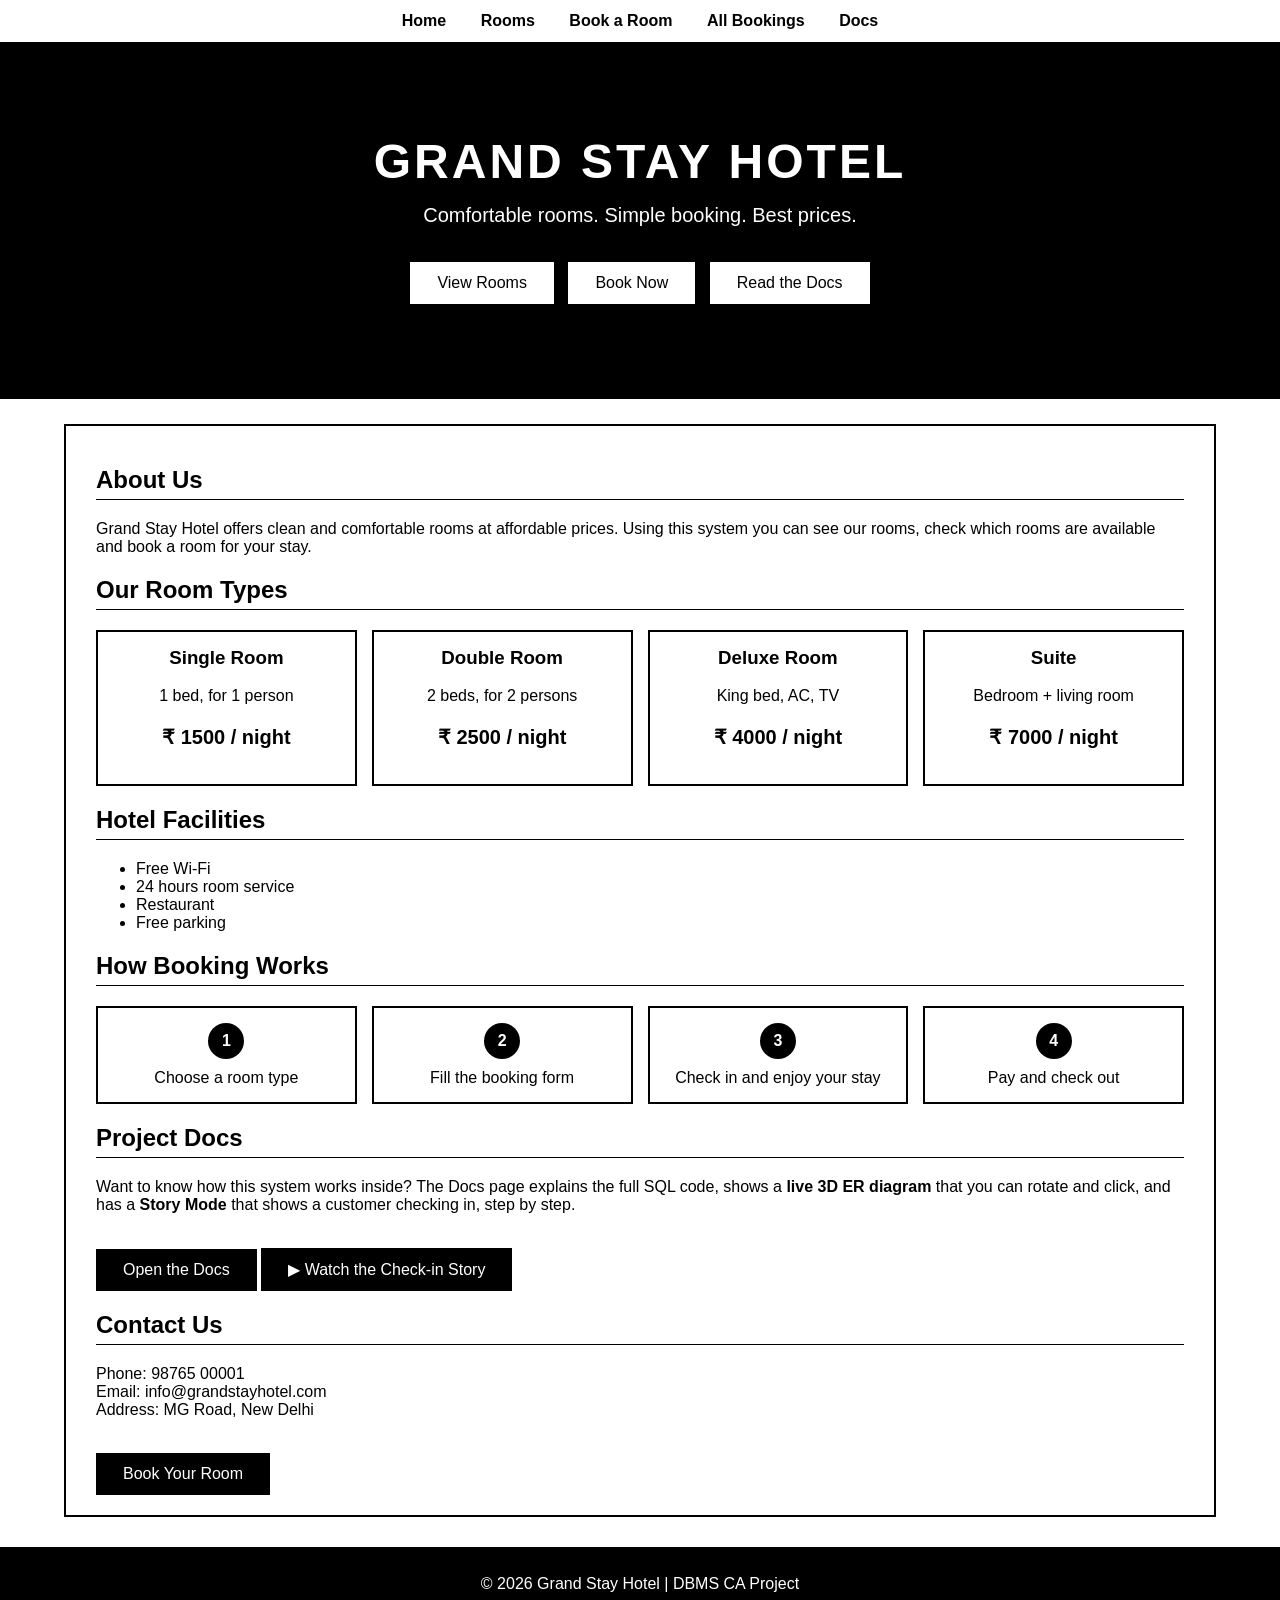
<file: html/index.html>
<!DOCTYPE html>
<html lang="en">
<head>
    <meta charset="UTF-8">
    <meta name="viewport" content="width=device-width, initial-scale=1.0">
    <meta name="description" content="Grand Stay Hotel - a hotel reservation system made with MySQL and basic HTML and CSS for a DBMS CA project.">
    <title>Grand Stay Hotel - Home</title>
    <link rel="icon" href="favicon.svg" type="image/svg+xml">
    <link rel="stylesheet" href="style.css">
</head>
<body>

    <nav>
        <a href="index.html">Home</a>
        <a href="rooms.html">Rooms</a>
        <a href="booking.html">Book a Room</a>
        <a href="bookings.html">All Bookings</a>
        <a href="docs.html">Docs</a>
    </nav>

    <!-- Landing / hero section -->
    <div class="hero">
        <h1>GRAND STAY HOTEL</h1>
        <p>Comfortable rooms. Simple booking. Best prices.</p>
        <a href="rooms.html" class="btn btn-link">View Rooms</a>
        <a href="booking.html" class="btn btn-link">Book Now</a>
        <a href="docs.html" class="btn btn-link">Read the Docs</a>
    </div>

    <div class="container">
        <h2>About Us</h2>
        <p>
            Grand Stay Hotel offers clean and comfortable rooms at affordable prices.
            Using this system you can see our rooms, check which rooms are available
            and book a room for your stay.
        </p>

        <h2>Our Room Types</h2>
        <div class="cards">
            <div class="card">
                <h3>Single Room</h3>
                <p>1 bed, for 1 person</p>
                <p class="price">&#8377; 1500 / night</p>
            </div>
            <div class="card">
                <h3>Double Room</h3>
                <p>2 beds, for 2 persons</p>
                <p class="price">&#8377; 2500 / night</p>
            </div>
            <div class="card">
                <h3>Deluxe Room</h3>
                <p>King bed, AC, TV</p>
                <p class="price">&#8377; 4000 / night</p>
            </div>
            <div class="card">
                <h3>Suite</h3>
                <p>Bedroom + living room</p>
                <p class="price">&#8377; 7000 / night</p>
            </div>
        </div>

        <h2>Hotel Facilities</h2>
        <ul>
            <li>Free Wi-Fi</li>
            <li>24 hours room service</li>
            <li>Restaurant</li>
            <li>Free parking</li>
        </ul>

        <h2>How Booking Works</h2>
        <div class="steps">
            <div class="step"><b>1</b>Choose a room type</div>
            <div class="step"><b>2</b>Fill the booking form</div>
            <div class="step"><b>3</b>Check in and enjoy your stay</div>
            <div class="step"><b>4</b>Pay and check out</div>
        </div>

        <h2>Project Docs</h2>
        <p>
            Want to know how this system works inside? The Docs page explains the full SQL code,
            shows a <b>live 3D ER diagram</b> that you can rotate and click, and has a
            <b>Story Mode</b> that shows a customer checking in, step by step.
        </p>
        <a href="docs.html" class="btn btn-link">Open the Docs</a>
        <a href="docs.html#story" class="btn btn-link">&#9654; Watch the Check-in Story</a>

        <h2>Contact Us</h2>
        <p>
            Phone: 98765 00001<br>
            Email: info@grandstayhotel.com<br>
            Address: MG Road, New Delhi
        </p>

        <a href="booking.html" class="btn btn-link">Book Your Room</a>
    </div>

    <footer>
        <p>&copy; 2026 Grand Stay Hotel | DBMS CA Project</p>
    </footer>

</body>
</html>
</file>
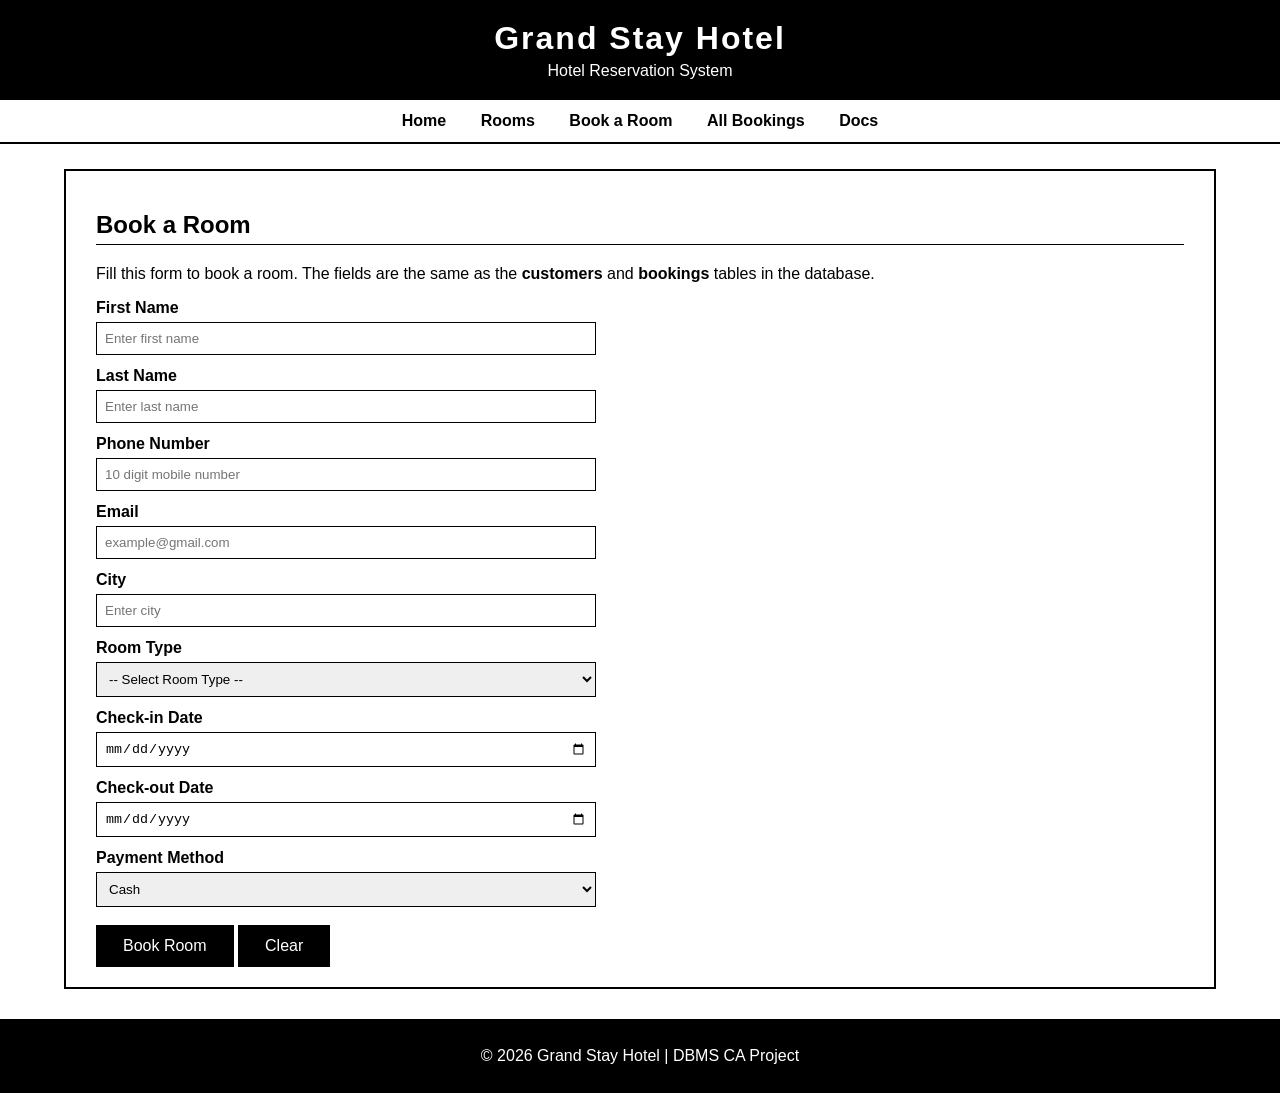
<file: html/booking.html>
<!DOCTYPE html>
<html lang="en">
<head>
    <meta charset="UTF-8">
    <meta name="viewport" content="width=device-width, initial-scale=1.0">
    <title>Hotel Reservation System - Book a Room</title>
    <link rel="icon" href="favicon.svg" type="image/svg+xml">
    <link rel="stylesheet" href="style.css">
</head>
<body>

    <header>
        <h1>Grand Stay Hotel</h1>
        <p>Hotel Reservation System</p>
    </header>

    <nav>
        <a href="index.html">Home</a>
        <a href="rooms.html">Rooms</a>
        <a href="booking.html">Book a Room</a>
        <a href="bookings.html">All Bookings</a>
        <a href="docs.html">Docs</a>
    </nav>

    <div class="container">
        <h2>Book a Room</h2>
        <p>Fill this form to book a room. The fields are the same as the
           <b>customers</b> and <b>bookings</b> tables in the database.</p>

        <form action="#" method="post">
            <!-- maxlength = the VARCHAR size of the same column in the customers table -->
            <label for="fname">First Name</label>
            <input type="text" id="fname" name="first_name" placeholder="Enter first name"
                   maxlength="50" autocomplete="given-name" required>

            <label for="lname">Last Name</label>
            <input type="text" id="lname" name="last_name" placeholder="Enter last name"
                   maxlength="50" autocomplete="family-name">

            <label for="phone">Phone Number</label>
            <input type="tel" id="phone" name="phone" placeholder="10 digit mobile number"
                   pattern="[0-9]{10}" maxlength="10" autocomplete="tel-national" required>

            <label for="email">Email</label>
            <input type="email" id="email" name="email" placeholder="example@gmail.com"
                   maxlength="100" autocomplete="email">

            <label for="city">City</label>
            <input type="text" id="city" name="city" placeholder="Enter city"
                   maxlength="50" autocomplete="address-level2">

            <label for="roomtype">Room Type</label>
            <select id="roomtype" name="room_type" required>
                <option value="">-- Select Room Type --</option>
                <option value="Single">Single - &#8377;1500 / night</option>
                <option value="Double">Double - &#8377;2500 / night</option>
                <option value="Deluxe">Deluxe - &#8377;4000 / night</option>
                <option value="Suite">Suite - &#8377;7000 / night</option>
            </select>

            <label for="checkin">Check-in Date</label>
            <input type="date" id="checkin" name="check_in" required>

            <label for="checkout">Check-out Date</label>
            <input type="date" id="checkout" name="check_out" required>

            <label for="payment">Payment Method</label>
            <select id="payment" name="payment_method">
                <option value="Cash">Cash</option>
                <option value="Card">Card</option>
                <option value="UPI">UPI</option>
            </select>

            <button type="submit" class="btn">Book Room</button>
            <button type="reset" class="btn">Clear</button>
        </form>
    </div>

    <footer>
        <p>&copy; 2026 Grand Stay Hotel | DBMS CA Project</p>
    </footer>

    <script>
        // Check-in cannot be in the past and check-out must be after check-in.
        // (the same rule as CHECK (check_out > check_in) in the bookings table)
        (function () {
            var checkIn = document.getElementById('checkin');
            var checkOut = document.getElementById('checkout');

            function toText(d) {
                var m = d.getMonth() + 1, day = d.getDate();
                return d.getFullYear() + '-' + (m < 10 ? '0' : '') + m + '-' + (day < 10 ? '0' : '') + day;
            }

            var today = new Date();
            checkIn.min = toText(today);
            checkOut.min = toText(new Date(today.getFullYear(), today.getMonth(), today.getDate() + 1));

            checkIn.addEventListener('change', function () {
                if (!checkIn.value) return;
                var p = checkIn.value.split('-');
                checkOut.min = toText(new Date(+p[0], +p[1] - 1, +p[2] + 1));
                if (checkOut.value && checkOut.value <= checkIn.value) checkOut.value = '';
            });
        })();
    </script>

</body>
</html>
</file>
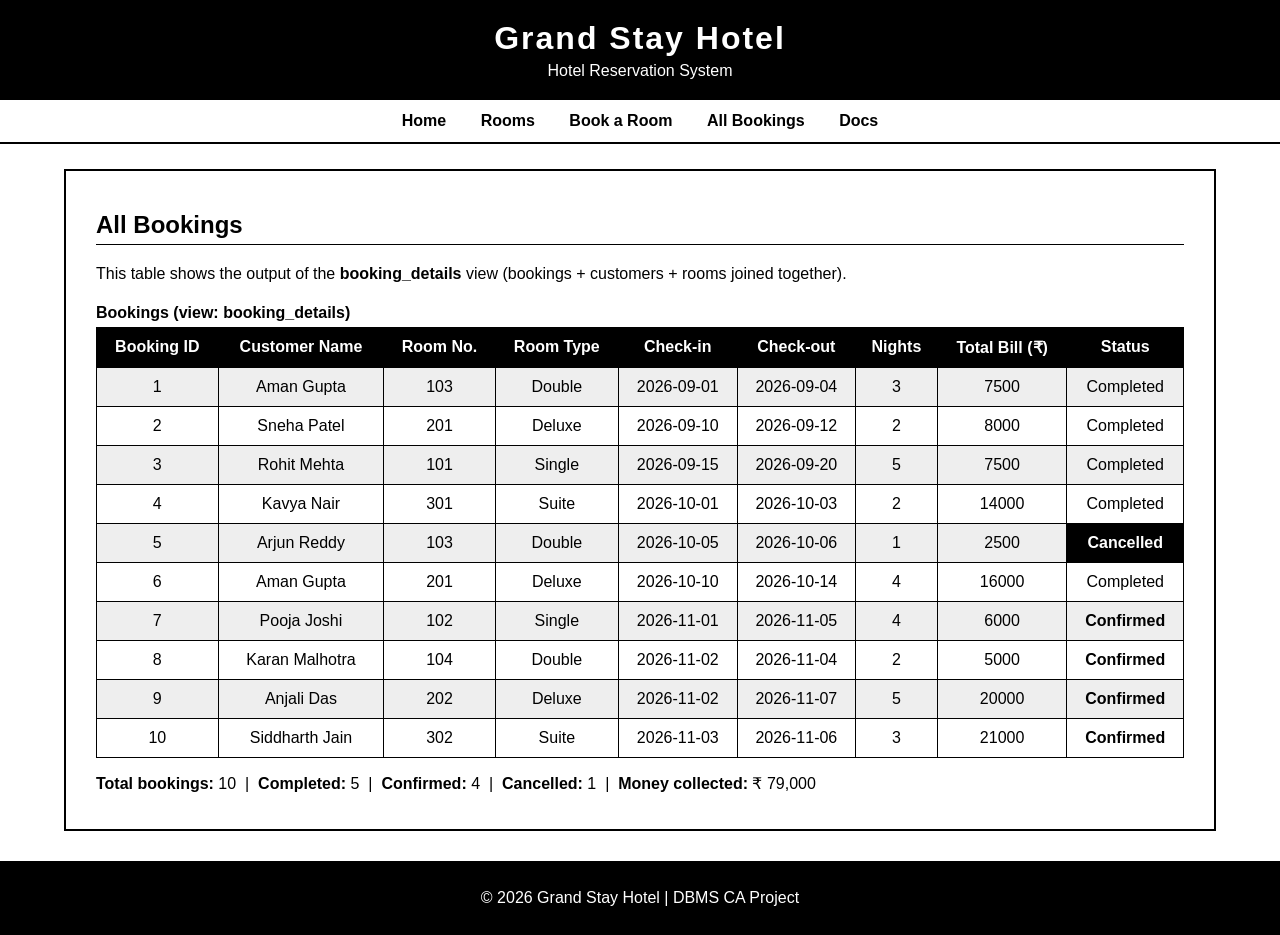
<file: html/bookings.html>
<!DOCTYPE html>
<html lang="en">
<head>
    <meta charset="UTF-8">
    <meta name="viewport" content="width=device-width, initial-scale=1.0">
    <title>Hotel Reservation System - All Bookings</title>
    <link rel="icon" href="favicon.svg" type="image/svg+xml">
    <link rel="stylesheet" href="style.css">
</head>
<body>

    <header>
        <h1>Grand Stay Hotel</h1>
        <p>Hotel Reservation System</p>
    </header>

    <nav>
        <a href="index.html">Home</a>
        <a href="rooms.html">Rooms</a>
        <a href="booking.html">Book a Room</a>
        <a href="bookings.html">All Bookings</a>
        <a href="docs.html">Docs</a>
    </nav>

    <div class="container">
        <h2>All Bookings</h2>
        <p>This table shows the output of the <b>booking_details</b> view
           (bookings + customers + rooms joined together).</p>

        <table>
            <caption style="text-align:left;font-weight:bold;padding:5px 0;">Bookings (view: booking_details)</caption>
            <tr>
                <th>Booking ID</th>
                <th>Customer Name</th>
                <th>Room No.</th>
                <th>Room Type</th>
                <th>Check-in</th>
                <th>Check-out</th>
                <th>Nights</th>
                <th>Total Bill (&#8377;)</th>
                <th>Status</th>
            </tr>
            <tr><td>1</td><td>Aman Gupta</td><td>103</td><td>Double</td><td>2026-09-01</td><td>2026-09-04</td><td>3</td><td>7500</td><td>Completed</td></tr>
            <tr><td>2</td><td>Sneha Patel</td><td>201</td><td>Deluxe</td><td>2026-09-10</td><td>2026-09-12</td><td>2</td><td>8000</td><td>Completed</td></tr>
            <tr><td>3</td><td>Rohit Mehta</td><td>101</td><td>Single</td><td>2026-09-15</td><td>2026-09-20</td><td>5</td><td>7500</td><td>Completed</td></tr>
            <tr><td>4</td><td>Kavya Nair</td><td>301</td><td>Suite</td><td>2026-10-01</td><td>2026-10-03</td><td>2</td><td>14000</td><td>Completed</td></tr>
            <tr><td>5</td><td>Arjun Reddy</td><td>103</td><td>Double</td><td>2026-10-05</td><td>2026-10-06</td><td>1</td><td>2500</td><td class="booked">Cancelled</td></tr>
            <tr><td>6</td><td>Aman Gupta</td><td>201</td><td>Deluxe</td><td>2026-10-10</td><td>2026-10-14</td><td>4</td><td>16000</td><td>Completed</td></tr>
            <tr><td>7</td><td>Pooja Joshi</td><td>102</td><td>Single</td><td>2026-11-01</td><td>2026-11-05</td><td>4</td><td>6000</td><td class="available">Confirmed</td></tr>
            <tr><td>8</td><td>Karan Malhotra</td><td>104</td><td>Double</td><td>2026-11-02</td><td>2026-11-04</td><td>2</td><td>5000</td><td class="available">Confirmed</td></tr>
            <tr><td>9</td><td>Anjali Das</td><td>202</td><td>Deluxe</td><td>2026-11-02</td><td>2026-11-07</td><td>5</td><td>20000</td><td class="available">Confirmed</td></tr>
            <tr><td>10</td><td>Siddharth Jain</td><td>302</td><td>Suite</td><td>2026-11-03</td><td>2026-11-06</td><td>3</td><td>21000</td><td class="available">Confirmed</td></tr>
        </table>

        <p>
            <b>Total bookings:</b> 10 &nbsp;|&nbsp;
            <b>Completed:</b> 5 &nbsp;|&nbsp;
            <b>Confirmed:</b> 4 &nbsp;|&nbsp;
            <b>Cancelled:</b> 1 &nbsp;|&nbsp;
            <b>Money collected:</b> &#8377; 79,000
        </p>
    </div>

    <footer>
        <p>&copy; 2026 Grand Stay Hotel | DBMS CA Project</p>
    </footer>

</body>
</html>
</file>
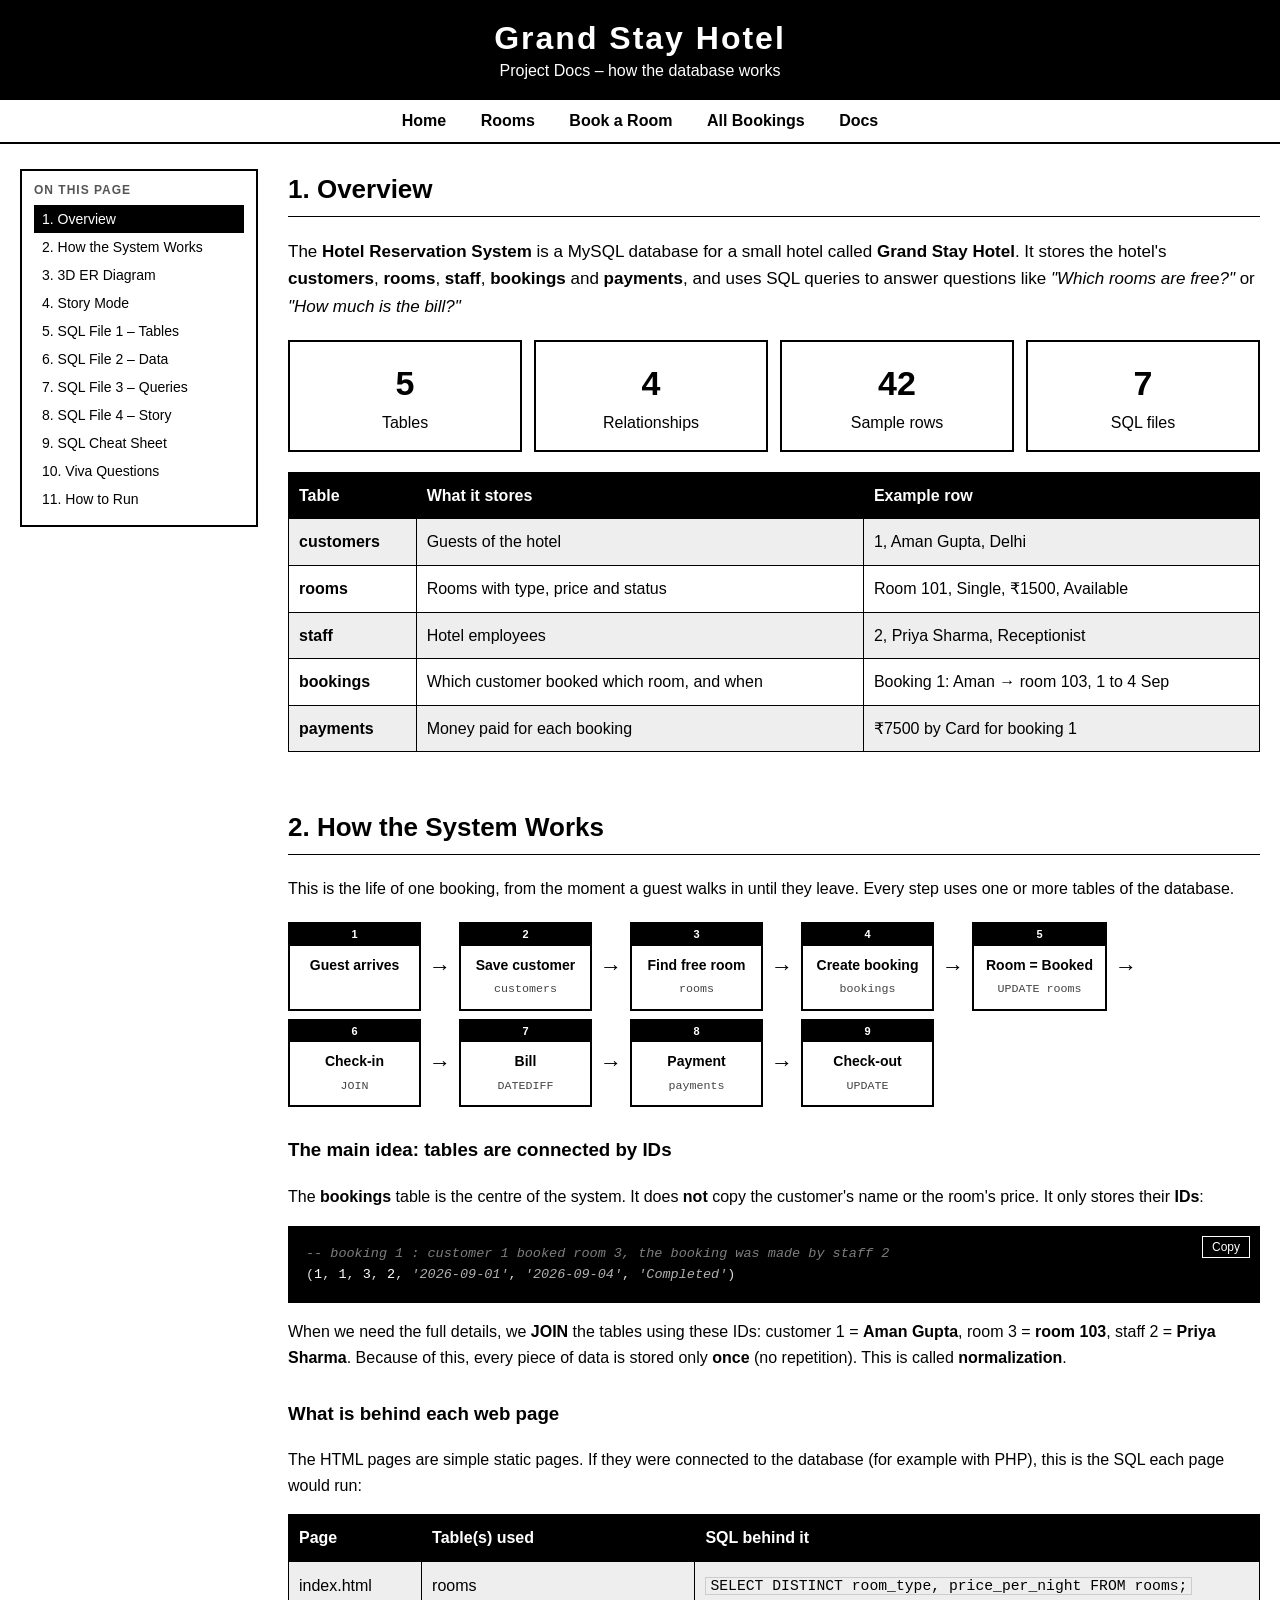
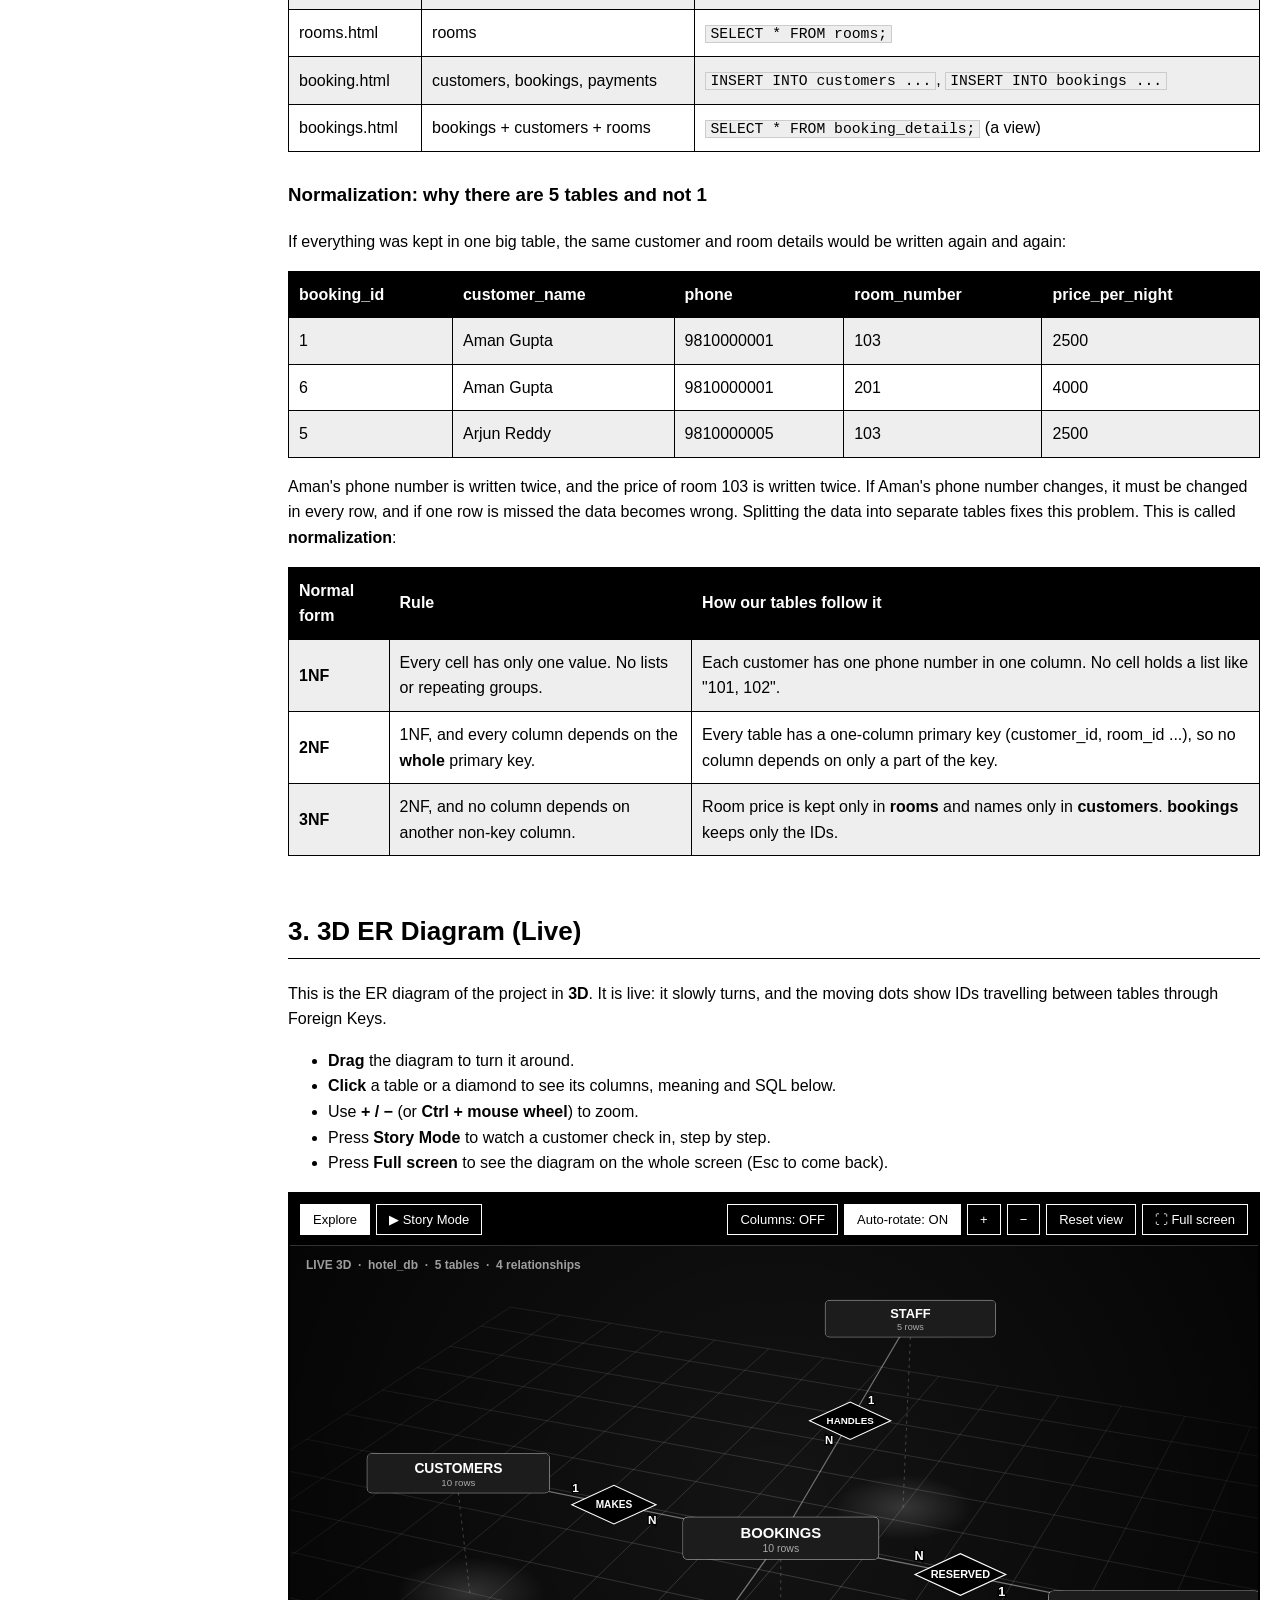
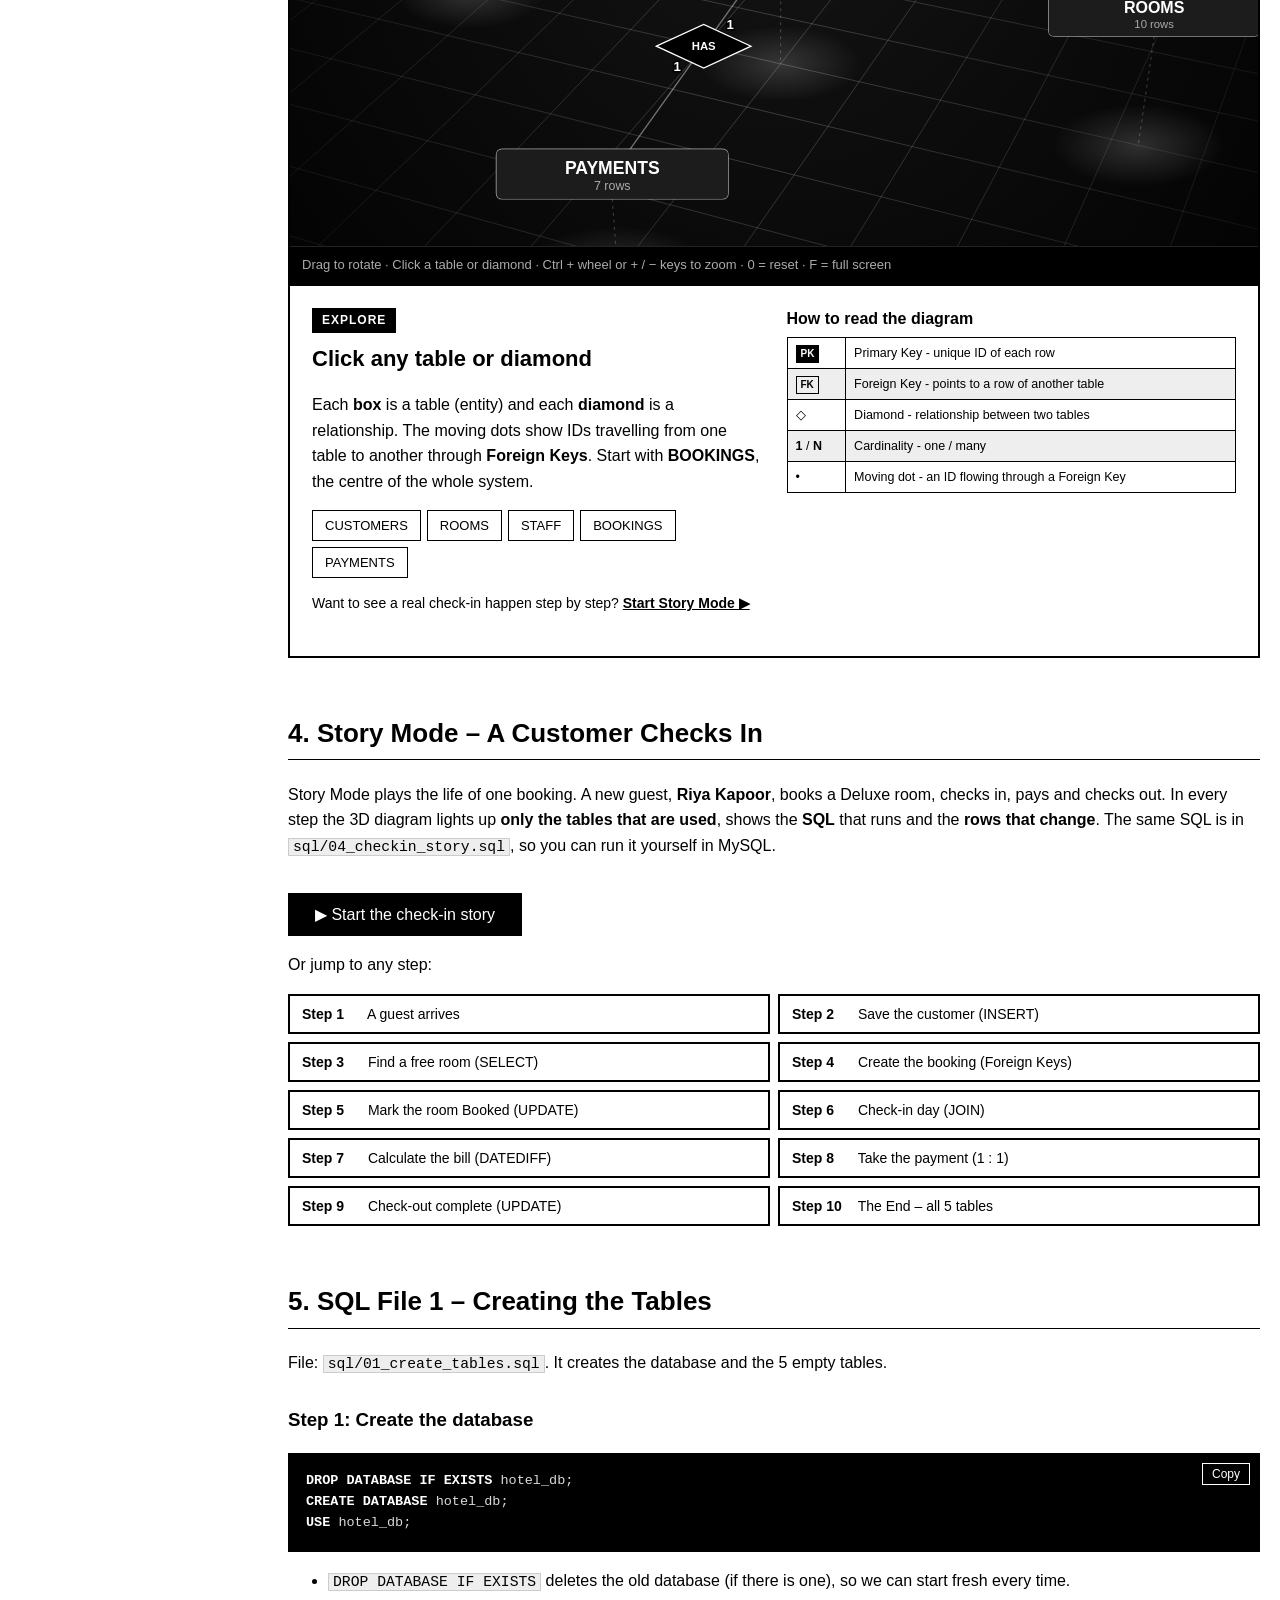
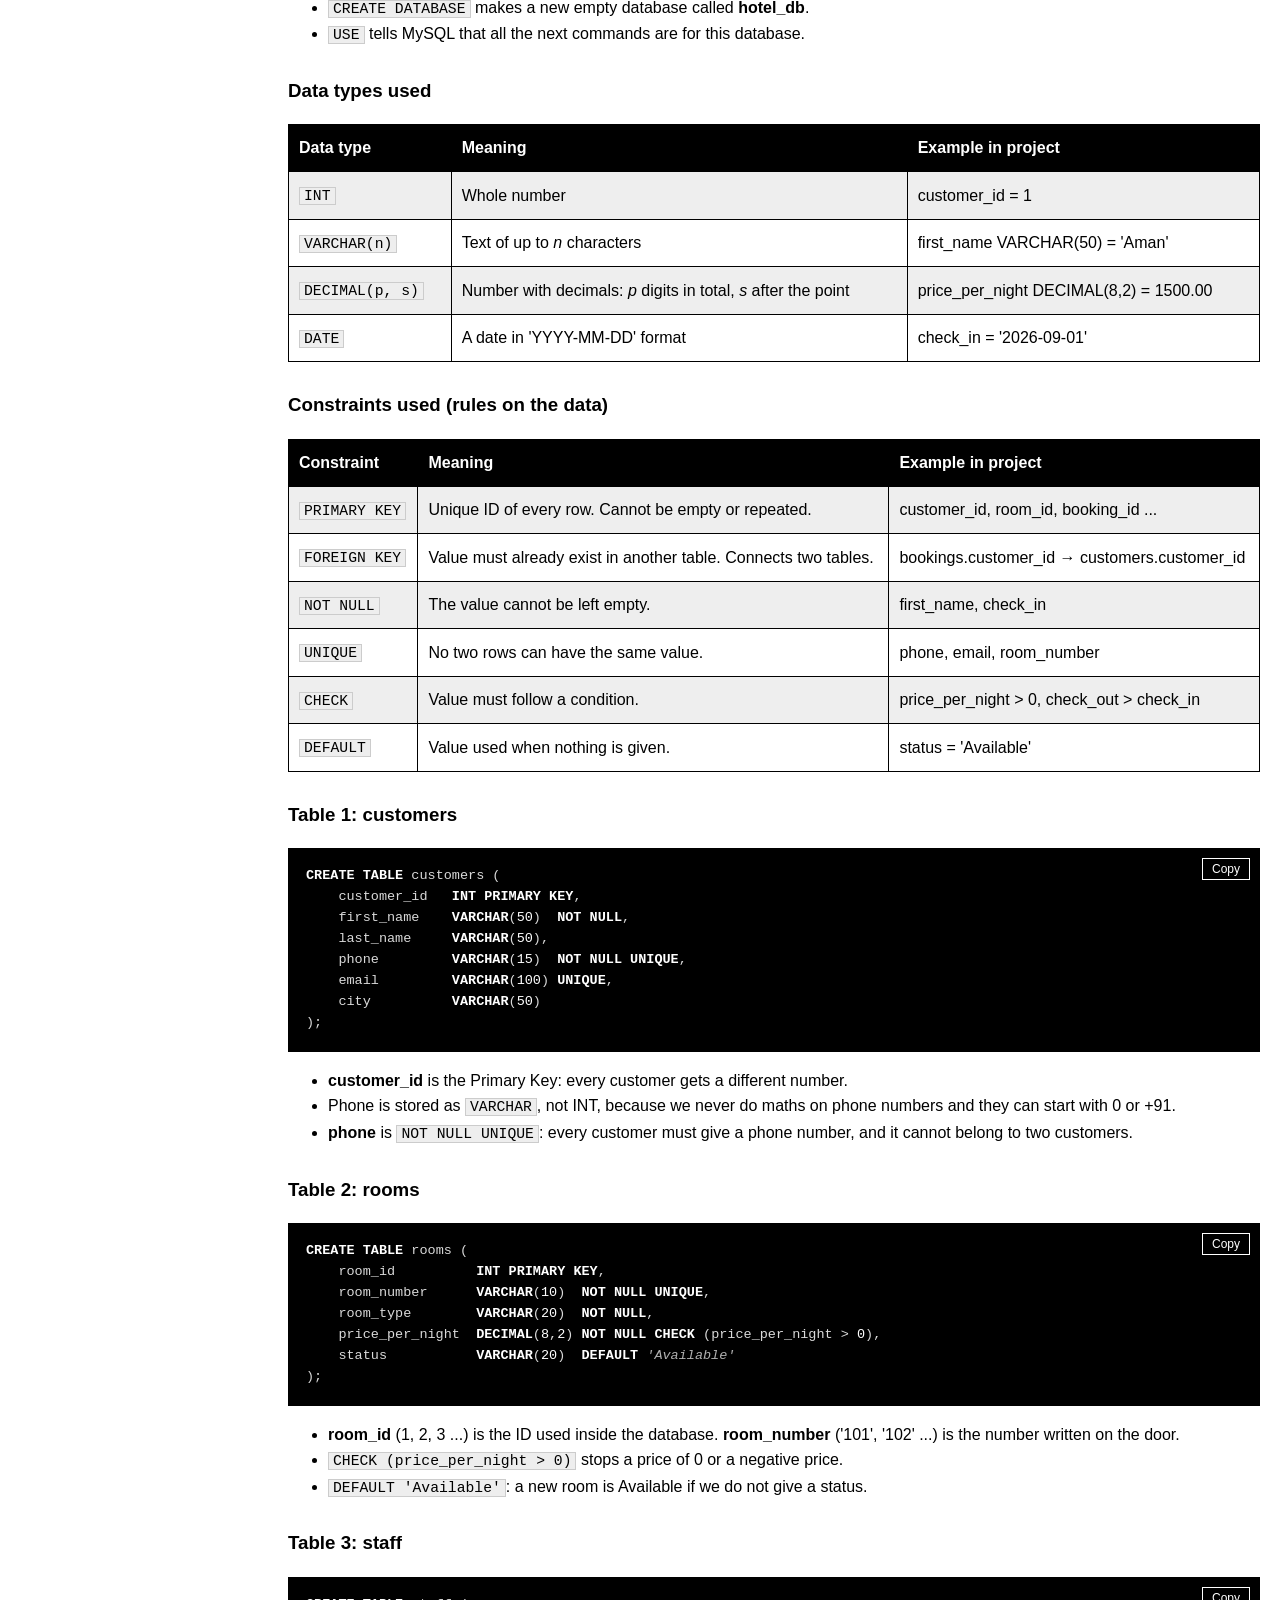
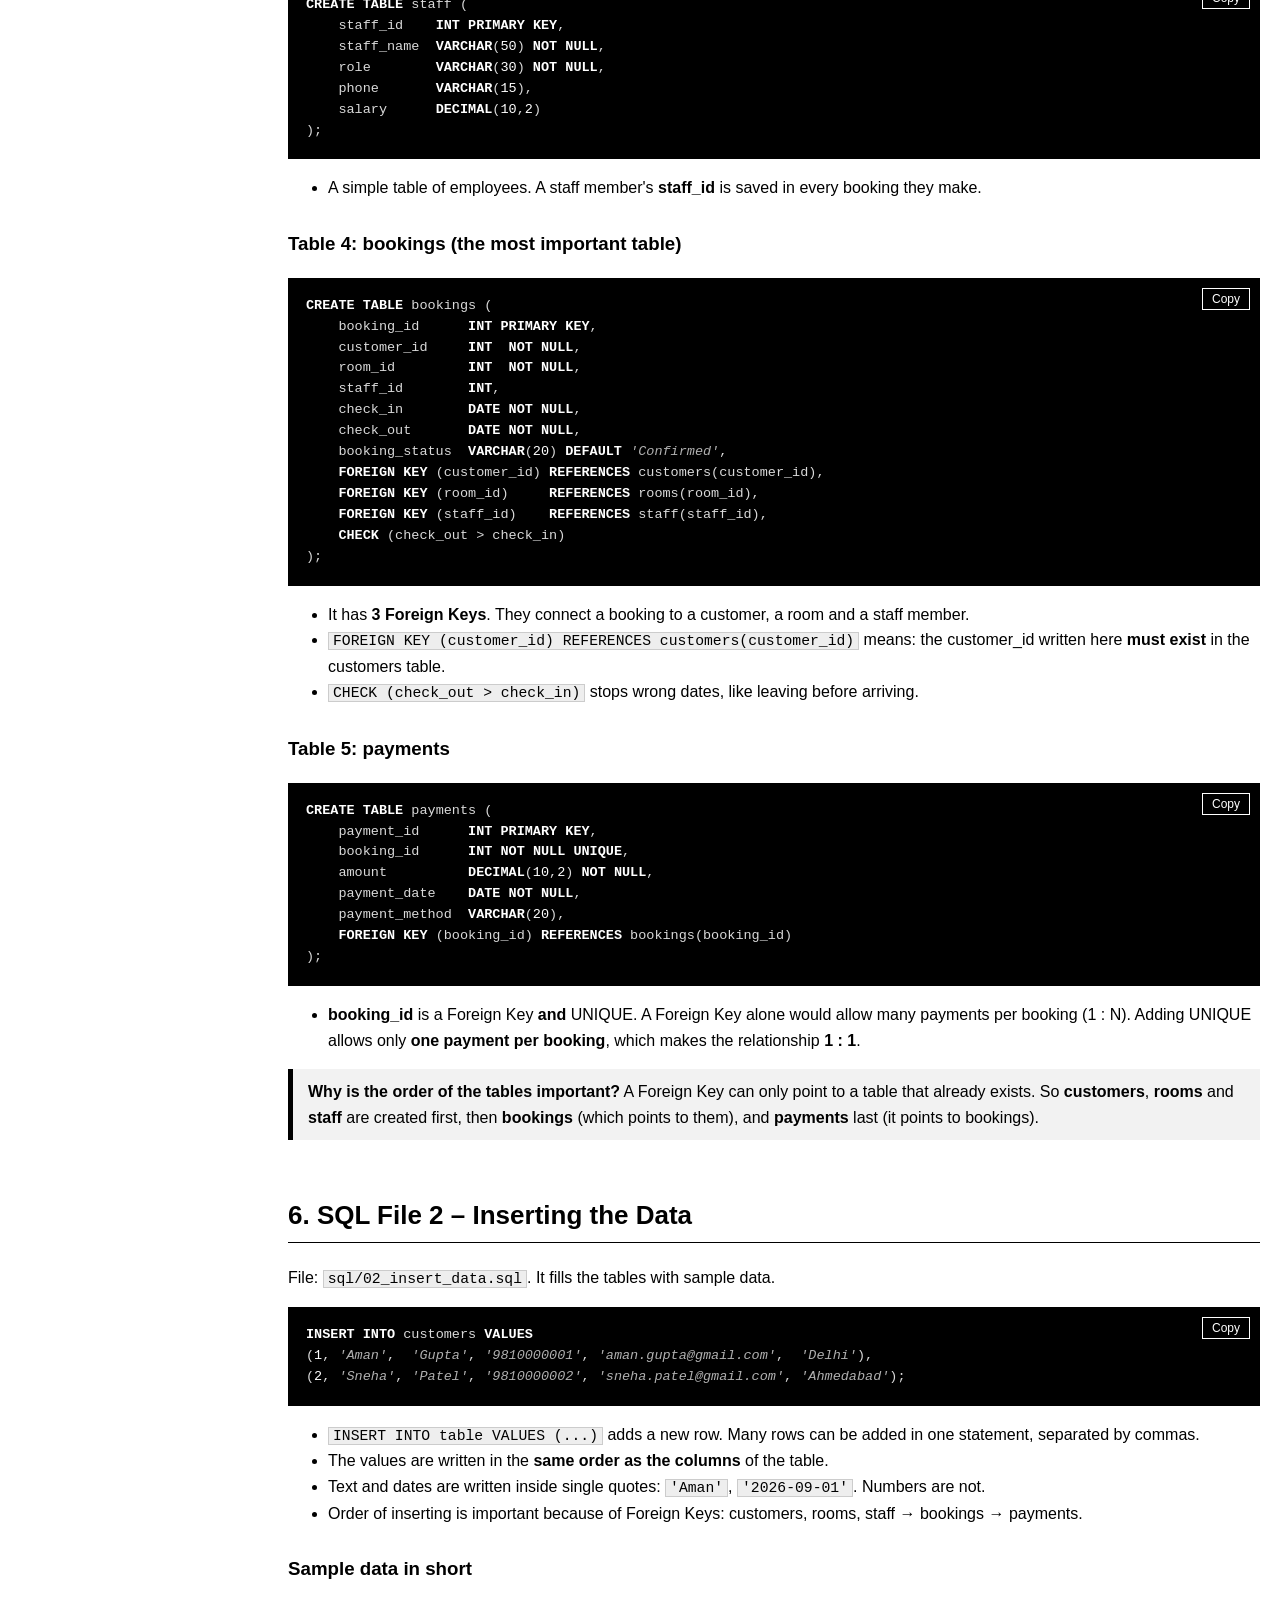
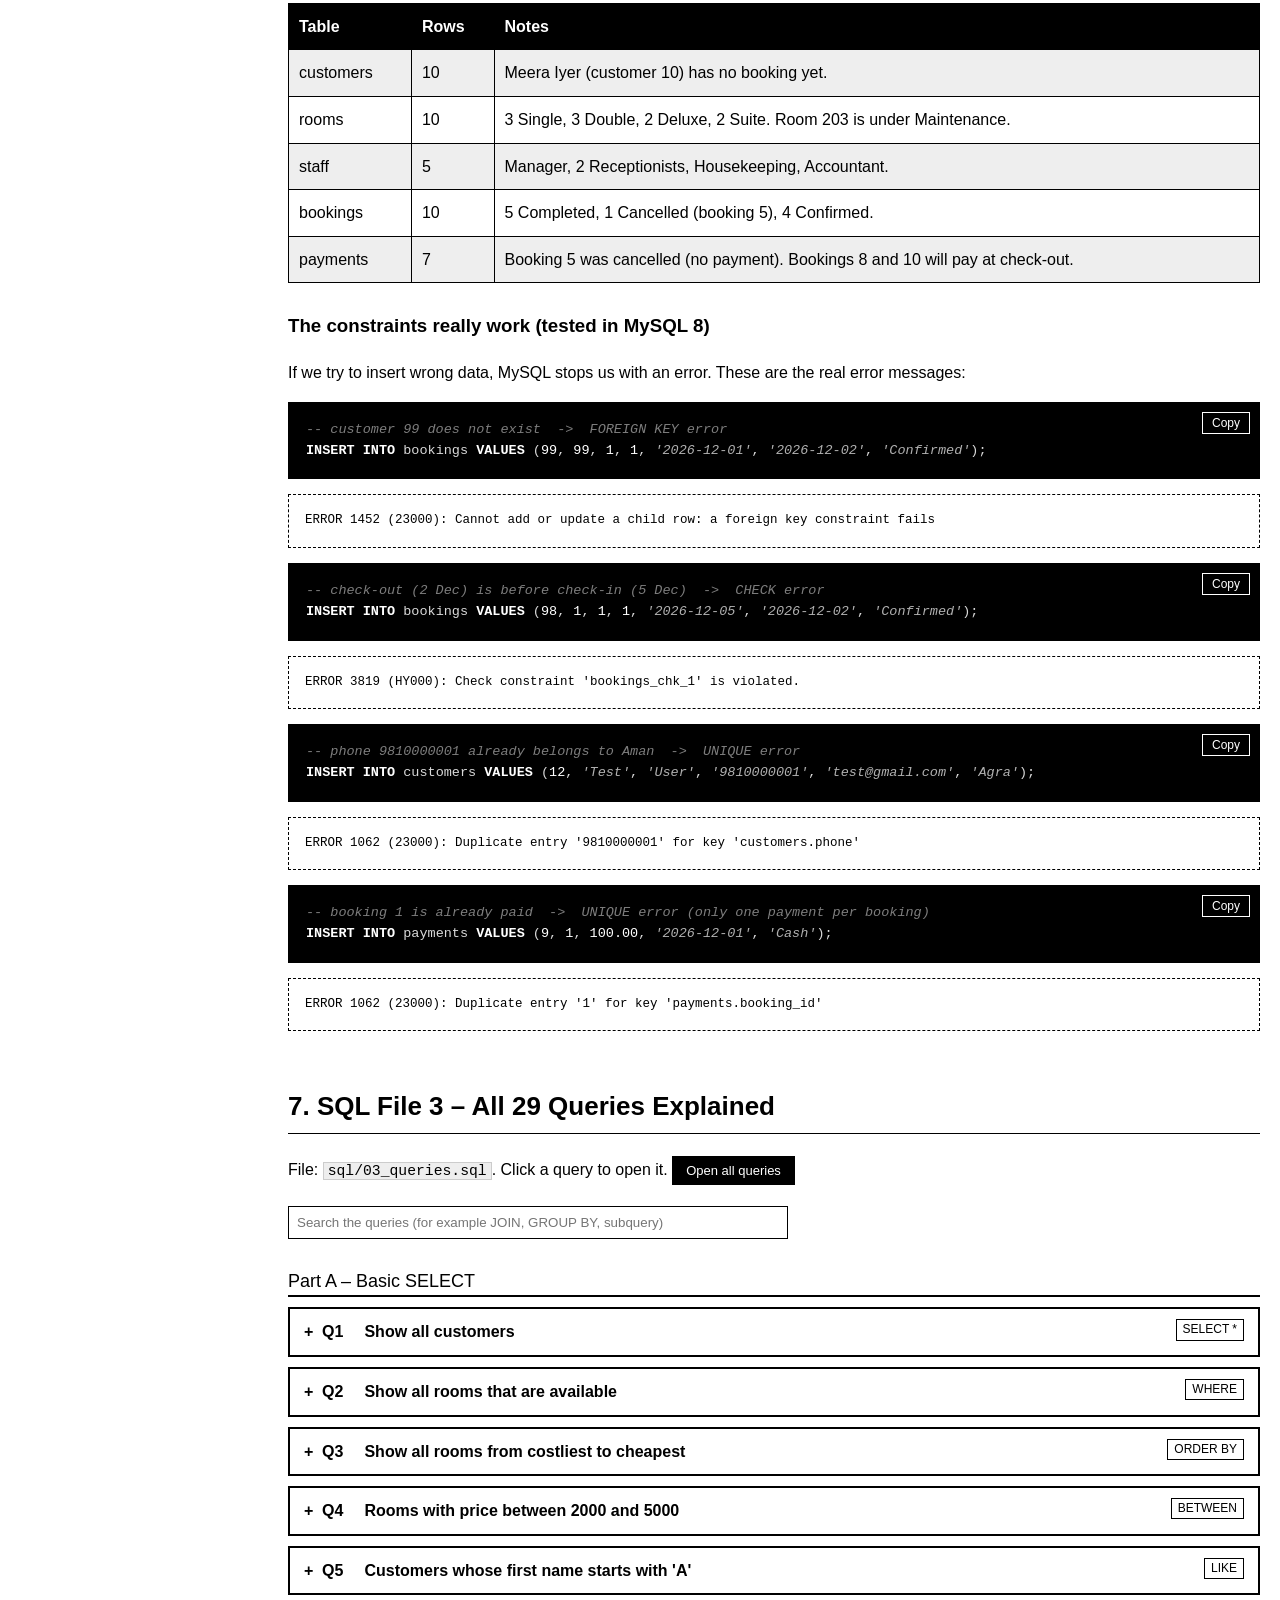
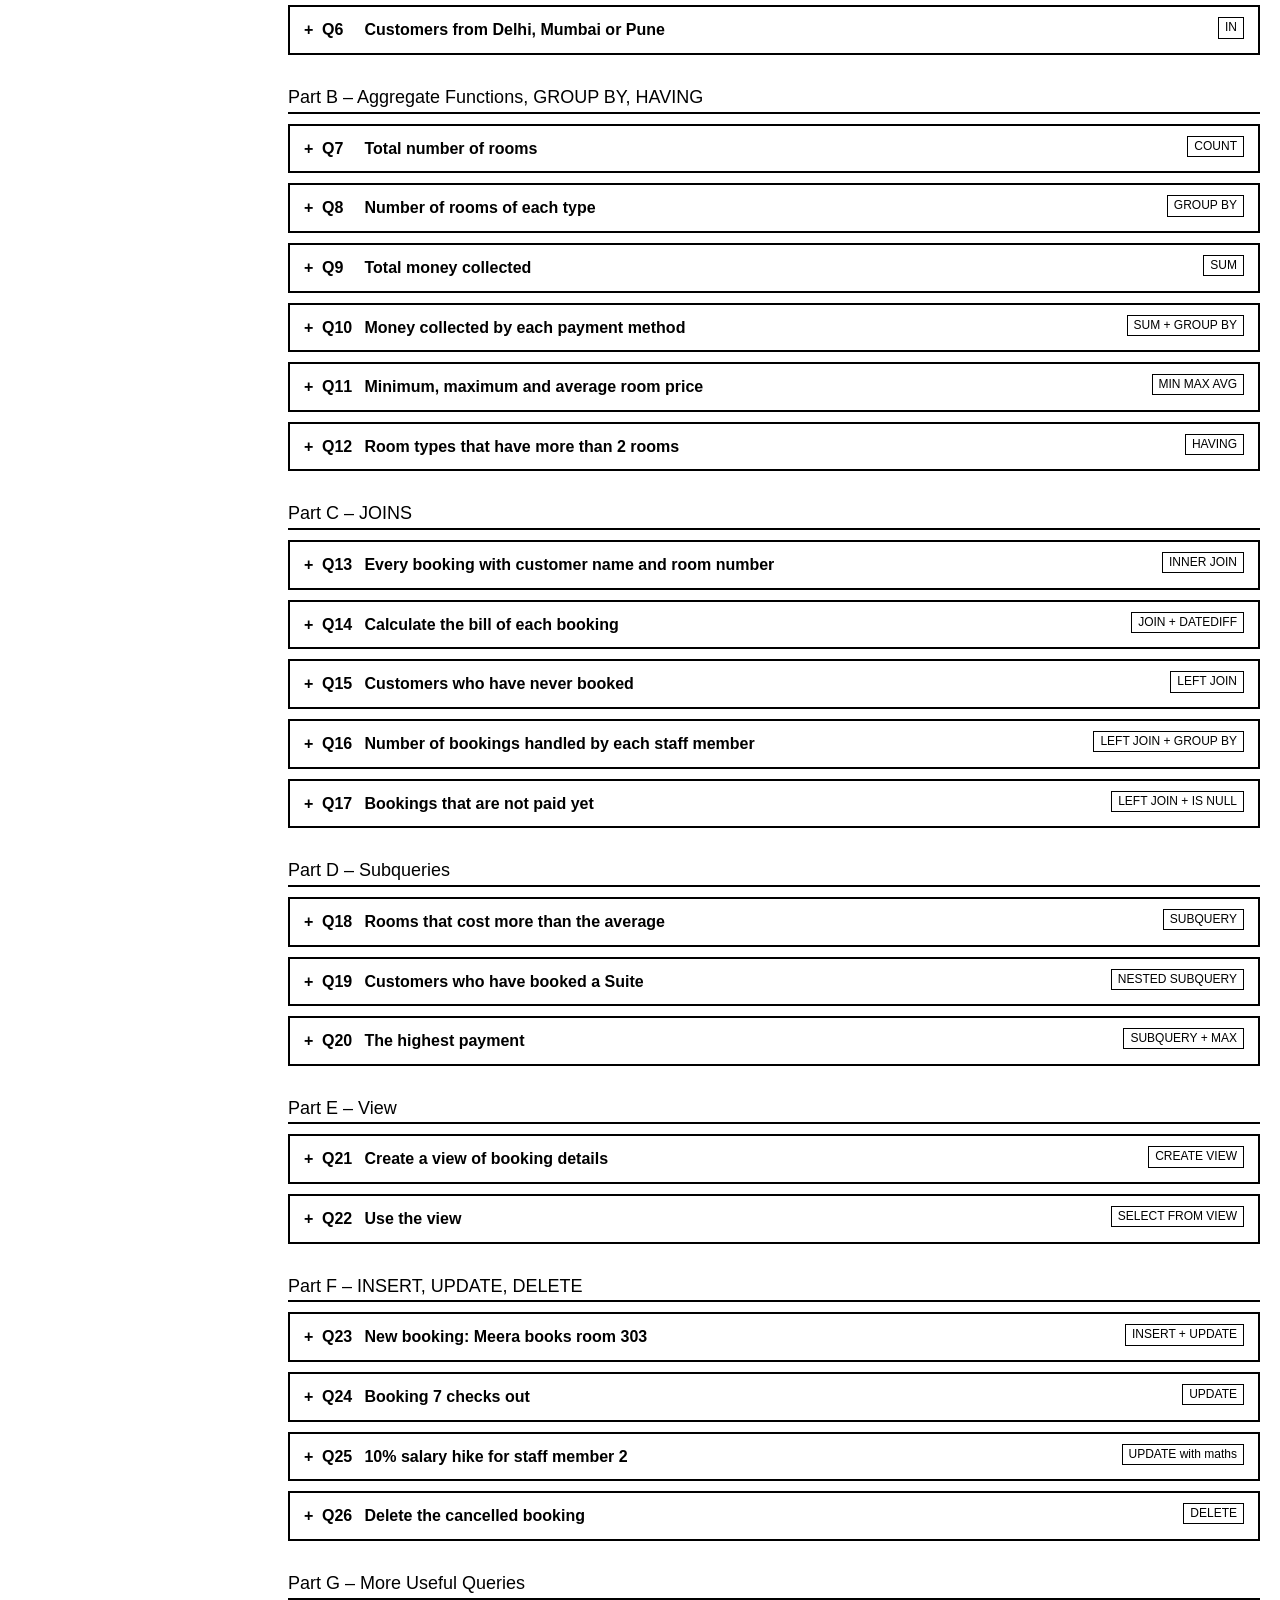
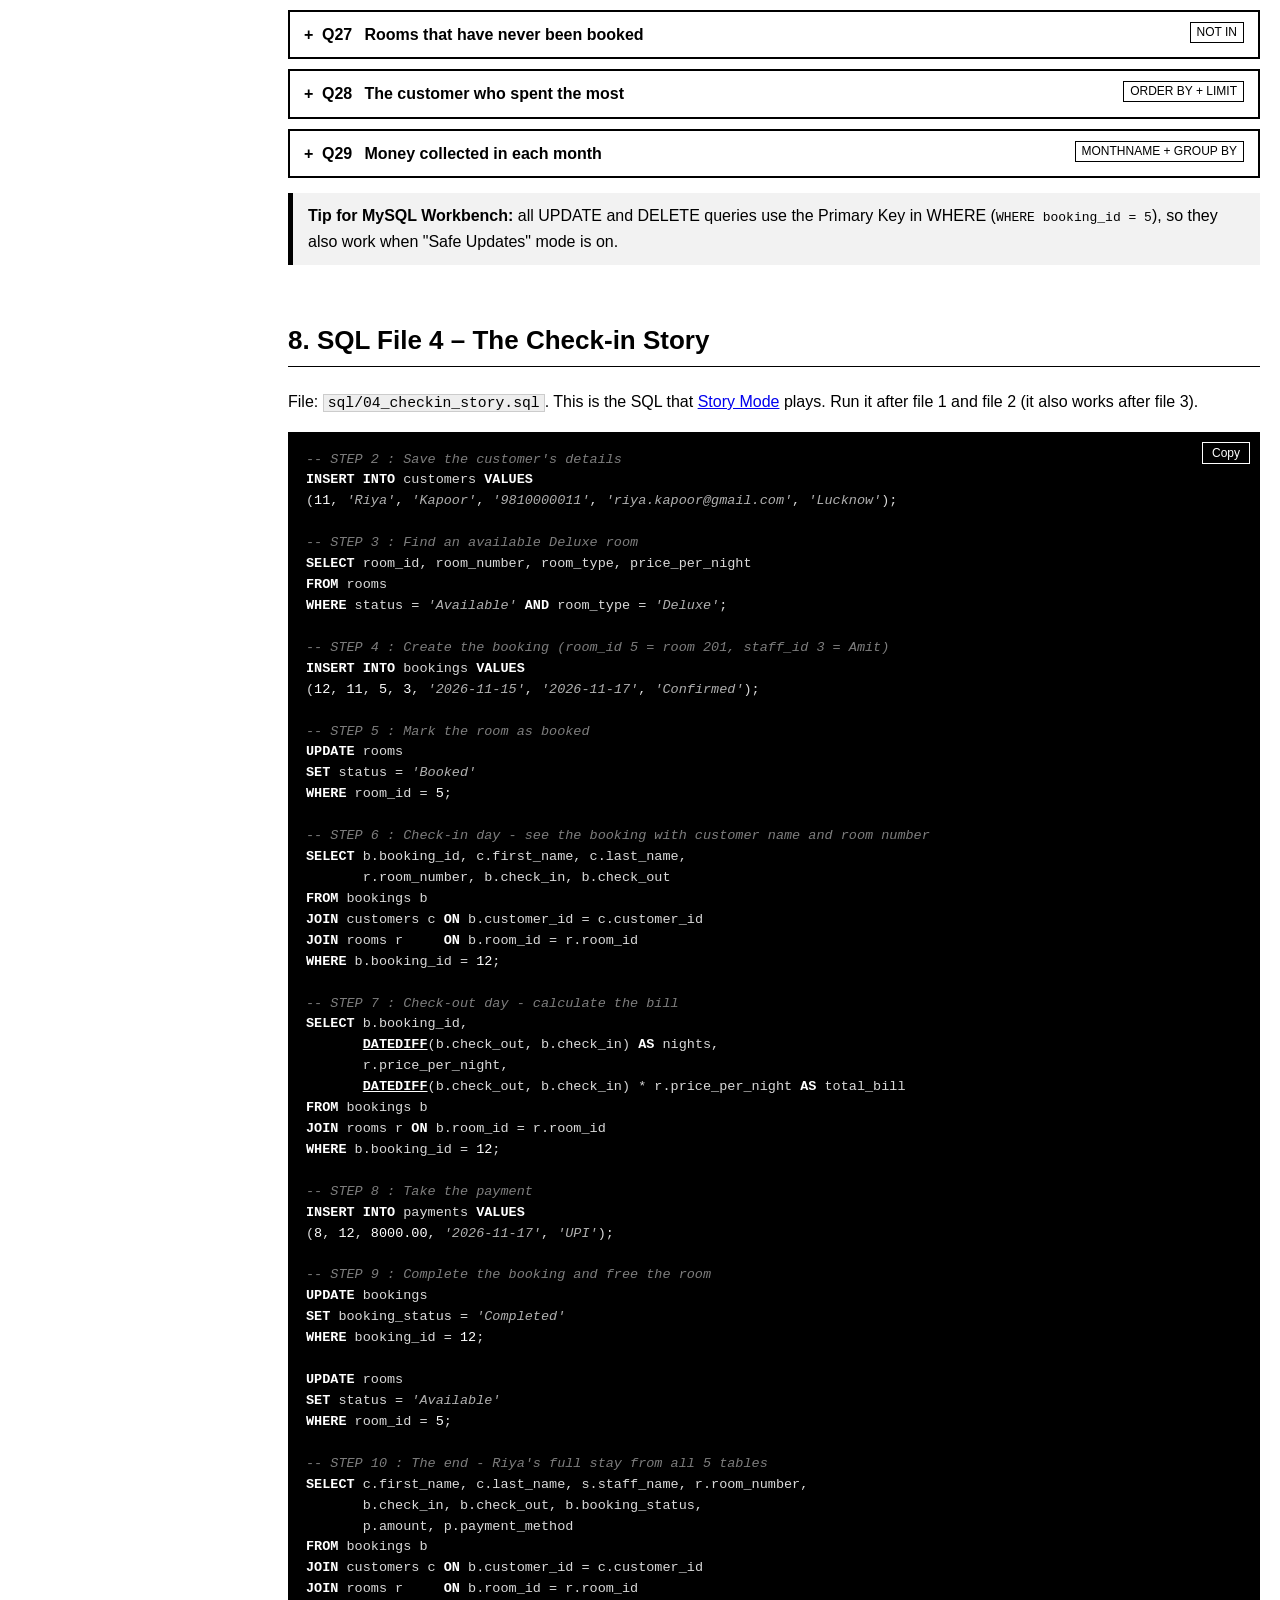
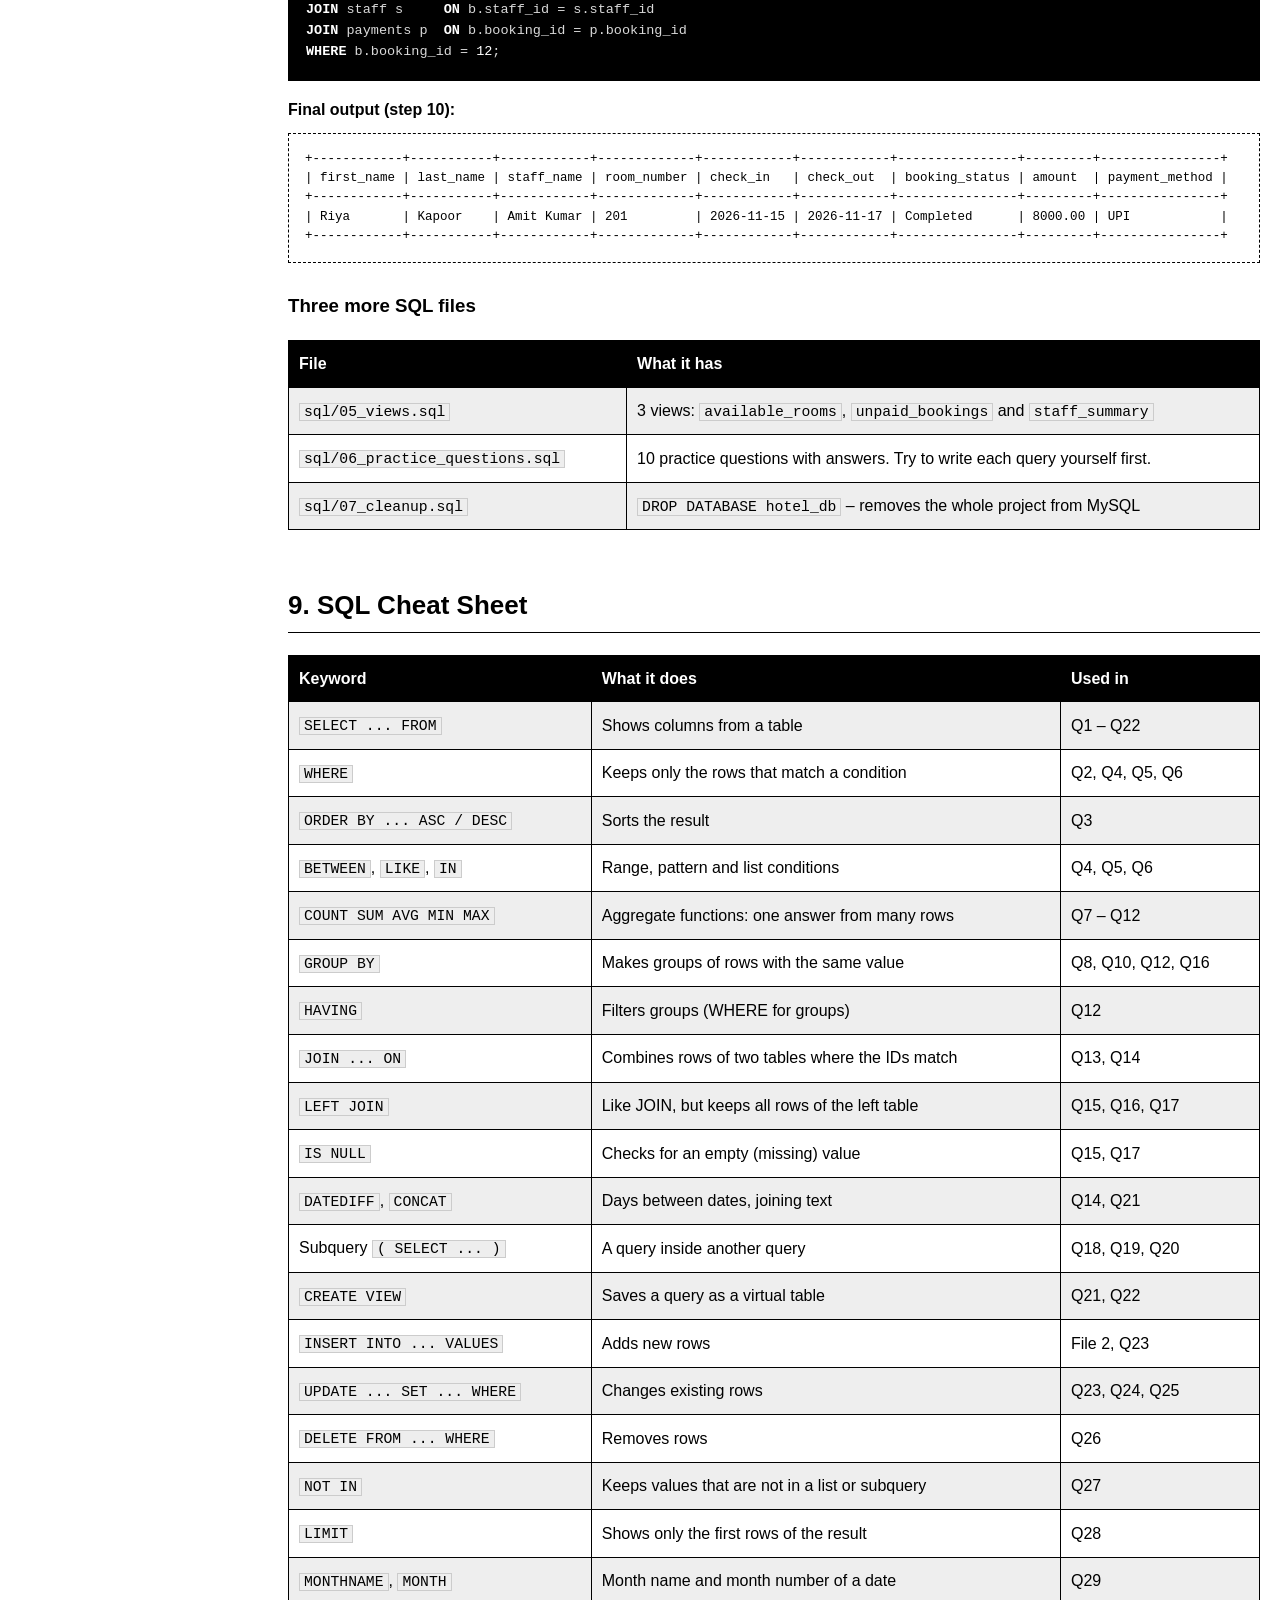
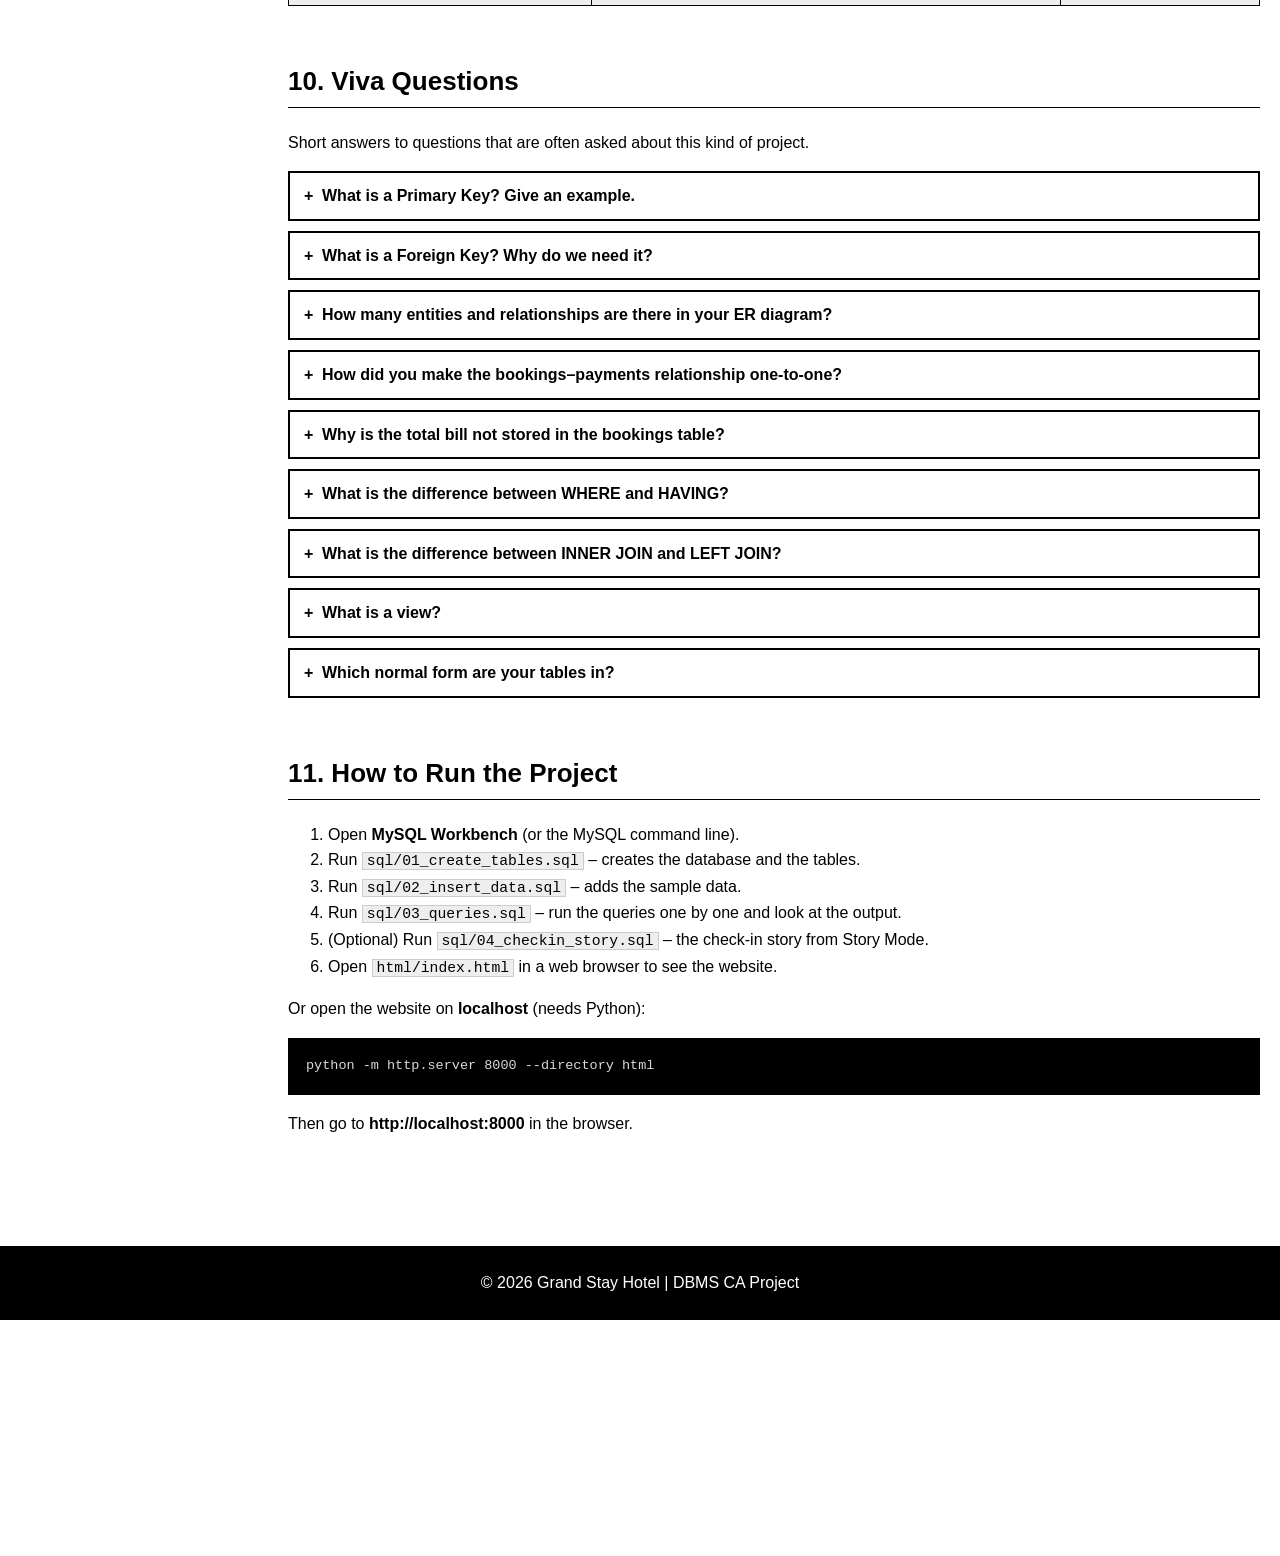
<file: html/docs.html>
<!DOCTYPE html>
<html lang="en">
<head>
    <meta charset="UTF-8">
    <meta name="viewport" content="width=device-width, initial-scale=1.0">
    <title>Grand Stay Hotel - Docs</title>
    <link rel="icon" href="favicon.svg" type="image/svg+xml">
    <link rel="stylesheet" href="style.css">
    <link rel="stylesheet" href="docs.css">
</head>
<body>

    <header>
        <h1>Grand Stay Hotel</h1>
        <p>Project Docs &ndash; how the database works</p>
    </header>

    <nav>
        <a href="index.html">Home</a>
        <a href="rooms.html">Rooms</a>
        <a href="booking.html">Book a Room</a>
        <a href="bookings.html">All Bookings</a>
        <a href="docs.html">Docs</a>
    </nav>

    <div class="docs-layout">

        <!-- ================= SIDEBAR ================= -->
        <aside class="docs-sidebar">
            <p class="side-title">ON THIS PAGE</p>
            <a href="#overview">1. Overview</a>
            <a href="#how-it-works">2. How the System Works</a>
            <a href="#er-3d">3. 3D ER Diagram</a>
            <a href="#story-mode">4. Story Mode</a>
            <a href="#sql-tables">5. SQL File 1 &ndash; Tables</a>
            <a href="#sql-data">6. SQL File 2 &ndash; Data</a>
            <a href="#sql-queries">7. SQL File 3 &ndash; Queries</a>
            <a href="#sql-story">8. SQL File 4 &ndash; Story</a>
            <a href="#cheat-sheet">9. SQL Cheat Sheet</a>
            <a href="#viva">10. Viva Questions</a>
            <a href="#how-to-run">11. How to Run</a>
        </aside>

        <main class="docs-content">

            <!-- ================= 1. OVERVIEW ================= -->
            <section id="overview">
                <h2>1. Overview</h2>
                <p class="lead">
                    The <b>Hotel Reservation System</b> is a MySQL database for a small hotel called
                    <b>Grand Stay Hotel</b>. It stores the hotel's <b>customers</b>, <b>rooms</b>, <b>staff</b>,
                    <b>bookings</b> and <b>payments</b>, and uses SQL queries to answer questions like
                    <i>"Which rooms are free?"</i> or <i>"How much is the bill?"</i>
                </p>

                <div class="stats">
                    <div class="stat"><b>5</b>Tables</div>
                    <div class="stat"><b>4</b>Relationships</div>
                    <div class="stat"><b>42</b>Sample rows</div>
                    <div class="stat"><b>7</b>SQL files</div>
                </div>

                <table>
                    <tr><th>Table</th><th>What it stores</th><th>Example row</th></tr>
                    <tr><td><b>customers</b></td><td>Guests of the hotel</td><td>1, Aman Gupta, Delhi</td></tr>
                    <tr><td><b>rooms</b></td><td>Rooms with type, price and status</td><td>Room 101, Single, &#8377;1500, Available</td></tr>
                    <tr><td><b>staff</b></td><td>Hotel employees</td><td>2, Priya Sharma, Receptionist</td></tr>
                    <tr><td><b>bookings</b></td><td>Which customer booked which room, and when</td><td>Booking 1: Aman &rarr; room 103, 1 to 4 Sep</td></tr>
                    <tr><td><b>payments</b></td><td>Money paid for each booking</td><td>&#8377;7500 by Card for booking 1</td></tr>
                </table>
            </section>

            <!-- ================= 2. HOW IT WORKS ================= -->
            <section id="how-it-works">
                <h2>2. How the System Works</h2>
                <p>This is the life of one booking, from the moment a guest walks in until they leave.
                   Every step uses one or more tables of the database.</p>

                <div class="flow">
                    <div class="flow-step"><span>1</span>Guest arrives</div>
                    <div class="flow-arrow">&rarr;</div>
                    <div class="flow-step"><span>2</span>Save customer<small>customers</small></div>
                    <div class="flow-arrow">&rarr;</div>
                    <div class="flow-step"><span>3</span>Find free room<small>rooms</small></div>
                    <div class="flow-arrow">&rarr;</div>
                    <div class="flow-step"><span>4</span>Create booking<small>bookings</small></div>
                    <div class="flow-arrow">&rarr;</div>
                    <div class="flow-step"><span>5</span>Room = Booked<small>UPDATE rooms</small></div>
                    <div class="flow-arrow">&rarr;</div>
                    <div class="flow-step"><span>6</span>Check-in<small>JOIN</small></div>
                    <div class="flow-arrow">&rarr;</div>
                    <div class="flow-step"><span>7</span>Bill<small>DATEDIFF</small></div>
                    <div class="flow-arrow">&rarr;</div>
                    <div class="flow-step"><span>8</span>Payment<small>payments</small></div>
                    <div class="flow-arrow">&rarr;</div>
                    <div class="flow-step"><span>9</span>Check-out<small>UPDATE</small></div>
                </div>

                <h3>The main idea: tables are connected by IDs</h3>
                <p>The <b>bookings</b> table is the centre of the system. It does <b>not</b> copy the
                   customer's name or the room's price. It only stores their <b>IDs</b>:</p>
<pre><code class="sql">-- booking 1 : customer 1 booked room 3, the booking was made by staff 2
(1, 1, 3, 2, '2026-09-01', '2026-09-04', 'Completed')</code></pre>
                <p>When we need the full details, we <b>JOIN</b> the tables using these IDs:
                   customer 1 = <b>Aman Gupta</b>, room 3 = <b>room 103</b>, staff 2 = <b>Priya Sharma</b>.
                   Because of this, every piece of data is stored only <b>once</b> (no repetition).
                   This is called <b>normalization</b>.</p>

                <h3>What is behind each web page</h3>
                <p>The HTML pages are simple static pages. If they were connected to the database (for example
                   with PHP), this is the SQL each page would run:</p>
                <table>
                    <tr><th>Page</th><th>Table(s) used</th><th>SQL behind it</th></tr>
                    <tr><td>index.html</td><td>rooms</td><td><code>SELECT DISTINCT room_type, price_per_night FROM rooms;</code></td></tr>
                    <tr><td>rooms.html</td><td>rooms</td><td><code>SELECT * FROM rooms;</code></td></tr>
                    <tr><td>booking.html</td><td>customers, bookings, payments</td><td><code>INSERT INTO customers ...</code>, <code>INSERT INTO bookings ...</code></td></tr>
                    <tr><td>bookings.html</td><td>bookings + customers + rooms</td><td><code>SELECT * FROM booking_details;</code> (a view)</td></tr>
                </table>

                <h3>Normalization: why there are 5 tables and not 1</h3>
                <p>If everything was kept in one big table, the same customer and room details would be
                   written again and again:</p>
                <table>
                    <tr><th>booking_id</th><th>customer_name</th><th>phone</th><th>room_number</th><th>price_per_night</th></tr>
                    <tr><td>1</td><td>Aman Gupta</td><td>9810000001</td><td>103</td><td>2500</td></tr>
                    <tr><td>6</td><td>Aman Gupta</td><td>9810000001</td><td>201</td><td>4000</td></tr>
                    <tr><td>5</td><td>Arjun Reddy</td><td>9810000005</td><td>103</td><td>2500</td></tr>
                </table>
                <p>Aman's phone number is written twice, and the price of room 103 is written twice. If Aman's phone
                   number changes, it must be changed in every row, and if one row is missed the data becomes wrong.
                   Splitting the data into separate tables fixes this problem. This is called <b>normalization</b>:</p>
                <table>
                    <tr><th>Normal form</th><th>Rule</th><th>How our tables follow it</th></tr>
                    <tr><td><b>1NF</b></td><td>Every cell has only one value. No lists or repeating groups.</td><td>Each customer has one phone number in one column. No cell holds a list like "101, 102".</td></tr>
                    <tr><td><b>2NF</b></td><td>1NF, and every column depends on the <b>whole</b> primary key.</td><td>Every table has a one-column primary key (customer_id, room_id ...), so no column depends on only a part of the key.</td></tr>
                    <tr><td><b>3NF</b></td><td>2NF, and no column depends on another non-key column.</td><td>Room price is kept only in <b>rooms</b> and names only in <b>customers</b>. <b>bookings</b> keeps only the IDs.</td></tr>
                </table>
            </section>

            <!-- ================= 3. 3D ER DIAGRAM ================= -->
            <section id="er-3d">
                <h2>3. 3D ER Diagram (Live)</h2>
                <p>This is the ER diagram of the project in <b>3D</b>. It is live: it slowly turns, and the
                   moving dots show IDs travelling between tables through Foreign Keys.</p>
                <ul>
                    <li><b>Drag</b> the diagram to turn it around.</li>
                    <li><b>Click</b> a table or a diamond to see its columns, meaning and SQL below.</li>
                    <li>Use <b>+ / &minus;</b> (or <b>Ctrl + mouse wheel</b>) to zoom.</li>
                    <li>Press <b>Story Mode</b> to watch a customer check in, step by step.</li>
                    <li>Press <b>Full screen</b> to see the diagram on the whole screen (Esc to come back).</li>
                </ul>

                <div class="er-viewer" id="er-viewer">
                    <div class="er-toolbar">
                        <div class="er-group">
                            <button type="button" id="er-mode-explore" class="on">Explore</button>
                            <button type="button" id="er-mode-story">&#9654; Story Mode</button>
                        </div>
                        <div class="er-group">
                            <button type="button" id="er-cols">Columns: OFF</button>
                            <button type="button" id="er-rotate" class="on">Auto-rotate: ON</button>
                            <button type="button" id="er-zoom-in" title="Zoom in">+</button>
                            <button type="button" id="er-zoom-out" title="Zoom out">&minus;</button>
                            <button type="button" id="er-reset">Reset view</button>
                            <button type="button" id="er-full">&#9974; Full screen</button>
                        </div>
                    </div>

                    <canvas id="er-canvas" role="img"
                            aria-label="3D ER diagram: CUSTOMERS, ROOMS and STAFF are each connected one-to-many to BOOKINGS, and BOOKINGS is connected one-to-one to PAYMENTS."></canvas>
                    <noscript><p style="color:#fff;padding:15px;">Turn on JavaScript to see the 3D diagram.
                        The flat ER diagram is in the er-diagram folder of the project.</p></noscript>

                    <div class="er-progress"><div id="er-progress"></div></div>

                    <div class="er-story-bar">
                        <div class="er-group">
                            <button type="button" id="er-prev">&#9664; Prev</button>
                            <button type="button" id="er-play">&#9654; Play</button>
                            <button type="button" id="er-next">Next &#9654;</button>
                            <button type="button" id="er-speed">Speed: 1x</button>
                        </div>
                        <div class="er-dots" id="er-dots"></div>
                        <button type="button" id="er-exit">Exit story</button>
                    </div>

                    <div class="er-hint">
                        <span class="er-hint-explore">Drag to rotate &middot; Click a table or diamond &middot; Ctrl + wheel or + / &minus; keys to zoom &middot; 0 = reset &middot; F = full screen</span>
                        <span class="er-hint-story">Use Prev / Next (or the &larr; &rarr; keys) &middot; Play goes through the steps by itself &middot; Esc leaves the story &middot; F = full screen</span>
                    </div>

                    <div class="er-panel" id="er-panel"></div>
                </div>
            </section>

            <!-- ================= 4. STORY MODE ================= -->
            <section id="story-mode">
                <h2>4. Story Mode &ndash; A Customer Checks In</h2>
                <p>Story Mode plays the life of one booking. A new guest, <b>Riya Kapoor</b>, books a Deluxe room,
                   checks in, pays and checks out. In every step the 3D diagram lights up <b>only the tables that
                   are used</b>, shows the <b>SQL</b> that runs and the <b>rows that change</b>.
                   The same SQL is in <code>sql/04_checkin_story.sql</code>, so you can run it yourself in MySQL.</p>

                <p><button type="button" class="btn" data-start-story="0">&#9654; Start the check-in story</button></p>

                <p>Or jump to any step:</p>
                <ol class="story-list">
                    <li><button type="button" data-start-story="0"><b>Step 1</b> A guest arrives</button></li>
                    <li><button type="button" data-start-story="1"><b>Step 2</b> Save the customer (INSERT)</button></li>
                    <li><button type="button" data-start-story="2"><b>Step 3</b> Find a free room (SELECT)</button></li>
                    <li><button type="button" data-start-story="3"><b>Step 4</b> Create the booking (Foreign Keys)</button></li>
                    <li><button type="button" data-start-story="4"><b>Step 5</b> Mark the room Booked (UPDATE)</button></li>
                    <li><button type="button" data-start-story="5"><b>Step 6</b> Check-in day (JOIN)</button></li>
                    <li><button type="button" data-start-story="6"><b>Step 7</b> Calculate the bill (DATEDIFF)</button></li>
                    <li><button type="button" data-start-story="7"><b>Step 8</b> Take the payment (1 : 1)</button></li>
                    <li><button type="button" data-start-story="8"><b>Step 9</b> Check-out complete (UPDATE)</button></li>
                    <li><button type="button" data-start-story="9"><b>Step 10</b> The End &ndash; all 5 tables</button></li>
                </ol>
            </section>

            <!-- ================= 5. FILE 1 ================= -->
            <section id="sql-tables">
                <h2>5. SQL File 1 &ndash; Creating the Tables</h2>
                <p>File: <code>sql/01_create_tables.sql</code>. It creates the database and the 5 empty tables.</p>

                <h3>Step 1: Create the database</h3>
<pre><code class="sql">DROP DATABASE IF EXISTS hotel_db;
CREATE DATABASE hotel_db;
USE hotel_db;</code></pre>
                <ul>
                    <li><code>DROP DATABASE IF EXISTS</code> deletes the old database (if there is one), so we can start fresh every time.</li>
                    <li><code>CREATE DATABASE</code> makes a new empty database called <b>hotel_db</b>.</li>
                    <li><code>USE</code> tells MySQL that all the next commands are for this database.</li>
                </ul>

                <h3>Data types used</h3>
                <table>
                    <tr><th>Data type</th><th>Meaning</th><th>Example in project</th></tr>
                    <tr><td><code>INT</code></td><td>Whole number</td><td>customer_id = 1</td></tr>
                    <tr><td><code>VARCHAR(n)</code></td><td>Text of up to <i>n</i> characters</td><td>first_name VARCHAR(50) = 'Aman'</td></tr>
                    <tr><td><code>DECIMAL(p, s)</code></td><td>Number with decimals: <i>p</i> digits in total, <i>s</i> after the point</td><td>price_per_night DECIMAL(8,2) = 1500.00</td></tr>
                    <tr><td><code>DATE</code></td><td>A date in 'YYYY-MM-DD' format</td><td>check_in = '2026-09-01'</td></tr>
                </table>

                <h3>Constraints used (rules on the data)</h3>
                <table>
                    <tr><th>Constraint</th><th>Meaning</th><th>Example in project</th></tr>
                    <tr><td><code>PRIMARY KEY</code></td><td>Unique ID of every row. Cannot be empty or repeated.</td><td>customer_id, room_id, booking_id ...</td></tr>
                    <tr><td><code>FOREIGN KEY</code></td><td>Value must already exist in another table. Connects two tables.</td><td>bookings.customer_id &rarr; customers.customer_id</td></tr>
                    <tr><td><code>NOT NULL</code></td><td>The value cannot be left empty.</td><td>first_name, check_in</td></tr>
                    <tr><td><code>UNIQUE</code></td><td>No two rows can have the same value.</td><td>phone, email, room_number</td></tr>
                    <tr><td><code>CHECK</code></td><td>Value must follow a condition.</td><td>price_per_night &gt; 0, check_out &gt; check_in</td></tr>
                    <tr><td><code>DEFAULT</code></td><td>Value used when nothing is given.</td><td>status = 'Available'</td></tr>
                </table>

                <h3>Table 1: customers</h3>
<pre><code class="sql">CREATE TABLE customers (
    customer_id   INT PRIMARY KEY,
    first_name    VARCHAR(50)  NOT NULL,
    last_name     VARCHAR(50),
    phone         VARCHAR(15)  NOT NULL UNIQUE,
    email         VARCHAR(100) UNIQUE,
    city          VARCHAR(50)
);</code></pre>
                <ul>
                    <li><b>customer_id</b> is the Primary Key: every customer gets a different number.</li>
                    <li>Phone is stored as <code>VARCHAR</code>, not INT, because we never do maths on phone numbers and they can start with 0 or +91.</li>
                    <li><b>phone</b> is <code>NOT NULL UNIQUE</code>: every customer must give a phone number, and it cannot belong to two customers.</li>
                </ul>

                <h3>Table 2: rooms</h3>
<pre><code class="sql">CREATE TABLE rooms (
    room_id          INT PRIMARY KEY,
    room_number      VARCHAR(10)  NOT NULL UNIQUE,
    room_type        VARCHAR(20)  NOT NULL,
    price_per_night  DECIMAL(8,2) NOT NULL CHECK (price_per_night &gt; 0),
    status           VARCHAR(20)  DEFAULT 'Available'
);</code></pre>
                <ul>
                    <li><b>room_id</b> (1, 2, 3 ...) is the ID used inside the database. <b>room_number</b> ('101', '102' ...) is the number written on the door.</li>
                    <li><code>CHECK (price_per_night &gt; 0)</code> stops a price of 0 or a negative price.</li>
                    <li><code>DEFAULT 'Available'</code>: a new room is Available if we do not give a status.</li>
                </ul>

                <h3>Table 3: staff</h3>
<pre><code class="sql">CREATE TABLE staff (
    staff_id    INT PRIMARY KEY,
    staff_name  VARCHAR(50) NOT NULL,
    role        VARCHAR(30) NOT NULL,
    phone       VARCHAR(15),
    salary      DECIMAL(10,2)
);</code></pre>
                <ul>
                    <li>A simple table of employees. A staff member's <b>staff_id</b> is saved in every booking they make.</li>
                </ul>

                <h3>Table 4: bookings (the most important table)</h3>
<pre><code class="sql">CREATE TABLE bookings (
    booking_id      INT PRIMARY KEY,
    customer_id     INT  NOT NULL,
    room_id         INT  NOT NULL,
    staff_id        INT,
    check_in        DATE NOT NULL,
    check_out       DATE NOT NULL,
    booking_status  VARCHAR(20) DEFAULT 'Confirmed',
    FOREIGN KEY (customer_id) REFERENCES customers(customer_id),
    FOREIGN KEY (room_id)     REFERENCES rooms(room_id),
    FOREIGN KEY (staff_id)    REFERENCES staff(staff_id),
    CHECK (check_out &gt; check_in)
);</code></pre>
                <ul>
                    <li>It has <b>3 Foreign Keys</b>. They connect a booking to a customer, a room and a staff member.</li>
                    <li><code>FOREIGN KEY (customer_id) REFERENCES customers(customer_id)</code> means: the customer_id written here <b>must exist</b> in the customers table.</li>
                    <li><code>CHECK (check_out &gt; check_in)</code> stops wrong dates, like leaving before arriving.</li>
                </ul>

                <h3>Table 5: payments</h3>
<pre><code class="sql">CREATE TABLE payments (
    payment_id      INT PRIMARY KEY,
    booking_id      INT NOT NULL UNIQUE,
    amount          DECIMAL(10,2) NOT NULL,
    payment_date    DATE NOT NULL,
    payment_method  VARCHAR(20),
    FOREIGN KEY (booking_id) REFERENCES bookings(booking_id)
);</code></pre>
                <ul>
                    <li><b>booking_id</b> is a Foreign Key <b>and</b> UNIQUE. A Foreign Key alone would allow many payments per booking (1 : N).
                        Adding UNIQUE allows only <b>one payment per booking</b>, which makes the relationship <b>1 : 1</b>.</li>
                </ul>

                <div class="note">
                    <b>Why is the order of the tables important?</b> A Foreign Key can only point to a table that
                    already exists. So <b>customers</b>, <b>rooms</b> and <b>staff</b> are created first, then
                    <b>bookings</b> (which points to them), and <b>payments</b> last (it points to bookings).
                </div>
            </section>

            <!-- ================= 6. FILE 2 ================= -->
            <section id="sql-data">
                <h2>6. SQL File 2 &ndash; Inserting the Data</h2>
                <p>File: <code>sql/02_insert_data.sql</code>. It fills the tables with sample data.</p>
<pre><code class="sql">INSERT INTO customers VALUES
(1, 'Aman',  'Gupta', '9810000001', 'aman.gupta@gmail.com',  'Delhi'),
(2, 'Sneha', 'Patel', '9810000002', 'sneha.patel@gmail.com', 'Ahmedabad');</code></pre>
                <ul>
                    <li><code>INSERT INTO table VALUES (...)</code> adds a new row. Many rows can be added in one statement, separated by commas.</li>
                    <li>The values are written in the <b>same order as the columns</b> of the table.</li>
                    <li>Text and dates are written inside single quotes: <code>'Aman'</code>, <code>'2026-09-01'</code>. Numbers are not.</li>
                    <li>Order of inserting is important because of Foreign Keys: customers, rooms, staff &rarr; bookings &rarr; payments.</li>
                </ul>

                <h3>Sample data in short</h3>
                <table>
                    <tr><th>Table</th><th>Rows</th><th>Notes</th></tr>
                    <tr><td>customers</td><td>10</td><td>Meera Iyer (customer 10) has no booking yet.</td></tr>
                    <tr><td>rooms</td><td>10</td><td>3 Single, 3 Double, 2 Deluxe, 2 Suite. Room 203 is under Maintenance.</td></tr>
                    <tr><td>staff</td><td>5</td><td>Manager, 2 Receptionists, Housekeeping, Accountant.</td></tr>
                    <tr><td>bookings</td><td>10</td><td>5 Completed, 1 Cancelled (booking 5), 4 Confirmed.</td></tr>
                    <tr><td>payments</td><td>7</td><td>Booking 5 was cancelled (no payment). Bookings 8 and 10 will pay at check-out.</td></tr>
                </table>

                <h3>The constraints really work (tested in MySQL 8)</h3>
                <p>If we try to insert wrong data, MySQL stops us with an error. These are the real error messages:</p>
<pre><code class="sql">-- customer 99 does not exist  -&gt;  FOREIGN KEY error
INSERT INTO bookings VALUES (99, 99, 1, 1, '2026-12-01', '2026-12-02', 'Confirmed');</code></pre>
<pre class="out">ERROR 1452 (23000): Cannot add or update a child row: a foreign key constraint fails</pre>
<pre><code class="sql">-- check-out (2 Dec) is before check-in (5 Dec)  -&gt;  CHECK error
INSERT INTO bookings VALUES (98, 1, 1, 1, '2026-12-05', '2026-12-02', 'Confirmed');</code></pre>
<pre class="out">ERROR 3819 (HY000): Check constraint 'bookings_chk_1' is violated.</pre>
<pre><code class="sql">-- phone 9810000001 already belongs to Aman  -&gt;  UNIQUE error
INSERT INTO customers VALUES (12, 'Test', 'User', '9810000001', 'test@gmail.com', 'Agra');</code></pre>
<pre class="out">ERROR 1062 (23000): Duplicate entry '9810000001' for key 'customers.phone'</pre>
<pre><code class="sql">-- booking 1 is already paid  -&gt;  UNIQUE error (only one payment per booking)
INSERT INTO payments VALUES (9, 1, 100.00, '2026-12-01', 'Cash');</code></pre>
<pre class="out">ERROR 1062 (23000): Duplicate entry '1' for key 'payments.booking_id'</pre>
            </section>

            <!-- ================= 7. FILE 3 ================= -->
            <section id="sql-queries">
                <h2>7. SQL File 3 &ndash; All 29 Queries Explained</h2>
                <p>File: <code>sql/03_queries.sql</code>. Click a query to open it.
                   <button type="button" class="btn" id="toggle-queries" style="margin-top:0;padding:5px 12px;font-size:13px;">Open all queries</button></p>
                <p>
                    <input type="search" id="query-search" style="max-width:500px;"
                           placeholder="Search the queries (for example JOIN, GROUP BY, subquery)"
                           aria-label="Search the queries">
                    <span id="query-count"></span>
                </p>

                <!-- PART A -->
                <p class="part-title">Part A &ndash; Basic SELECT</p>

                <details class="q">
                    <summary><span class="qno">Q1</span> Show all customers <span class="qtag">SELECT *</span></summary>
<pre><code class="sql">SELECT * FROM customers;</code></pre>
                    <p><code>*</code> means "all columns". There is no <code>WHERE</code>, so every row is shown.
                       <b>Output:</b> all 10 customers.</p>
                </details>

                <details class="q">
                    <summary><span class="qno">Q2</span> Show all rooms that are available <span class="qtag">WHERE</span></summary>
<pre><code class="sql">SELECT room_number, room_type, price_per_night
FROM rooms
WHERE status = 'Available';</code></pre>
                    <p><code>WHERE</code> keeps only the rows where the condition is true. Here: rooms whose status is Available.</p>
<pre class="out">+-------------+-----------+-----------------+
| room_number | room_type | price_per_night |
+-------------+-----------+-----------------+
| 101         | Single    |         1500.00 |
| 103         | Double    |         2500.00 |
| 201         | Deluxe    |         4000.00 |
| 301         | Suite     |         7000.00 |
| 303         | Single    |         1500.00 |
+-------------+-----------+-----------------+</pre>
                </details>

                <details class="q">
                    <summary><span class="qno">Q3</span> Show all rooms from costliest to cheapest <span class="qtag">ORDER BY</span></summary>
<pre><code class="sql">SELECT room_number, room_type, price_per_night
FROM rooms
ORDER BY price_per_night DESC;</code></pre>
                    <p><code>ORDER BY</code> sorts the result. <code>DESC</code> = biggest first, <code>ASC</code> = smallest first (ASC is the default).
                       <b>Output:</b> the two Suites (7000) first, then Deluxe (4000), Double (2500) and Single (1500).</p>
                </details>

                <details class="q">
                    <summary><span class="qno">Q4</span> Rooms with price between 2000 and 5000 <span class="qtag">BETWEEN</span></summary>
<pre><code class="sql">SELECT room_number, room_type, price_per_night
FROM rooms
WHERE price_per_night BETWEEN 2000 AND 5000;</code></pre>
                    <p><code>BETWEEN a AND b</code> includes both a and b. It is the same as <code>price_per_night &gt;= 2000 AND price_per_night &lt;= 5000</code>.</p>
<pre class="out">+-------------+-----------+-----------------+
| room_number | room_type | price_per_night |
+-------------+-----------+-----------------+
| 103         | Double    |         2500.00 |
| 104         | Double    |         2500.00 |
| 201         | Deluxe    |         4000.00 |
| 202         | Deluxe    |         4000.00 |
| 203         | Double    |         2500.00 |
+-------------+-----------+-----------------+</pre>
                </details>

                <details class="q">
                    <summary><span class="qno">Q5</span> Customers whose first name starts with 'A' <span class="qtag">LIKE</span></summary>
<pre><code class="sql">SELECT first_name, last_name, city
FROM customers
WHERE first_name LIKE 'A%';</code></pre>
                    <p><code>LIKE</code> searches for a pattern. <code>%</code> means "any number of any characters", so <code>'A%'</code> = starts with A.</p>
<pre class="out">+------------+-----------+-----------+
| first_name | last_name | city      |
+------------+-----------+-----------+
| Aman       | Gupta     | Delhi     |
| Arjun      | Reddy     | Hyderabad |
| Anjali     | Das       | Kolkata   |
+------------+-----------+-----------+</pre>
                </details>

                <details class="q">
                    <summary><span class="qno">Q6</span> Customers from Delhi, Mumbai or Pune <span class="qtag">IN</span></summary>
<pre><code class="sql">SELECT first_name, last_name, city
FROM customers
WHERE city IN ('Delhi', 'Mumbai', 'Pune');</code></pre>
                    <p><code>IN (...)</code> checks if the value is in the list. It is a short way of writing many <code>OR</code> conditions.</p>
<pre class="out">+------------+-----------+--------+
| first_name | last_name | city   |
+------------+-----------+--------+
| Aman       | Gupta     | Delhi  |
| Rohit      | Mehta     | Mumbai |
| Pooja      | Joshi     | Pune   |
+------------+-----------+--------+</pre>
                </details>

                <!-- PART B -->
                <p class="part-title">Part B &ndash; Aggregate Functions, GROUP BY, HAVING</p>

                <details class="q">
                    <summary><span class="qno">Q7</span> Total number of rooms <span class="qtag">COUNT</span></summary>
<pre><code class="sql">SELECT COUNT(*) AS total_rooms
FROM rooms;</code></pre>
                    <p><code>COUNT(*)</code> counts the rows. <code>AS</code> gives the result column a nice name. <b>Output:</b> <code>total_rooms = 10</code>.</p>
                </details>

                <details class="q">
                    <summary><span class="qno">Q8</span> Number of rooms of each type <span class="qtag">GROUP BY</span></summary>
<pre><code class="sql">SELECT room_type, COUNT(*) AS number_of_rooms
FROM rooms
GROUP BY room_type;</code></pre>
                    <p><code>GROUP BY</code> puts rows with the same room_type in one group, then <code>COUNT(*)</code> counts each group.</p>
<pre class="out">+-----------+-----------------+
| room_type | number_of_rooms |
+-----------+-----------------+
| Single    |               3 |
| Double    |               3 |
| Deluxe    |               2 |
| Suite     |               2 |
+-----------+-----------------+</pre>
                </details>

                <details class="q">
                    <summary><span class="qno">Q9</span> Total money collected <span class="qtag">SUM</span></summary>
<pre><code class="sql">SELECT SUM(amount) AS total_revenue
FROM payments;</code></pre>
                    <p><code>SUM</code> adds all the values of a column. <b>Output:</b> <code>total_revenue = 79000.00</code>.</p>
                </details>

                <details class="q">
                    <summary><span class="qno">Q10</span> Money collected by each payment method <span class="qtag">SUM + GROUP BY</span></summary>
<pre><code class="sql">SELECT payment_method, SUM(amount) AS total_amount
FROM payments
GROUP BY payment_method;</code></pre>
                    <p>One group for Card, one for UPI and one for Cash, and <code>SUM</code> for each group.</p>
<pre class="out">+----------------+--------------+
| payment_method | total_amount |
+----------------+--------------+
| Card           |     41500.00 |
| UPI            |     30000.00 |
| Cash           |      7500.00 |
+----------------+--------------+</pre>
                </details>

                <details class="q">
                    <summary><span class="qno">Q11</span> Minimum, maximum and average room price <span class="qtag">MIN MAX AVG</span></summary>
<pre><code class="sql">SELECT MIN(price_per_night) AS min_price,
       MAX(price_per_night) AS max_price,
       AVG(price_per_night) AS avg_price
FROM rooms;</code></pre>
                    <p>Three aggregate functions in one query. Average = (3&times;1500 + 3&times;2500 + 2&times;4000 + 2&times;7000) / 10 = 3400.</p>
<pre class="out">+-----------+-----------+-------------+
| min_price | max_price | avg_price   |
+-----------+-----------+-------------+
|   1500.00 |   7000.00 | 3400.000000 |
+-----------+-----------+-------------+</pre>
                </details>

                <details class="q">
                    <summary><span class="qno">Q12</span> Room types that have more than 2 rooms <span class="qtag">HAVING</span></summary>
<pre><code class="sql">SELECT room_type, COUNT(*) AS number_of_rooms
FROM rooms
GROUP BY room_type
HAVING COUNT(*) &gt; 2;</code></pre>
                    <p><code>HAVING</code> filters <b>groups</b> after GROUP BY. <code>WHERE</code> filters <b>rows</b> before grouping,
                       so we cannot use WHERE with COUNT(*).</p>
<pre class="out">+-----------+-----------------+
| room_type | number_of_rooms |
+-----------+-----------------+
| Single    |               3 |
| Double    |               3 |
+-----------+-----------------+</pre>
                </details>

                <!-- PART C -->
                <p class="part-title">Part C &ndash; JOINS</p>

                <details class="q">
                    <summary><span class="qno">Q13</span> Every booking with customer name and room number <span class="qtag">INNER JOIN</span></summary>
<pre><code class="sql">SELECT b.booking_id,
       c.first_name,
       c.last_name,
       r.room_number,
       r.room_type,
       b.check_in,
       b.check_out,
       b.booking_status
FROM bookings b
JOIN customers c ON b.customer_id = c.customer_id
JOIN rooms r     ON b.room_id = r.room_id;</code></pre>
                    <p><code>JOIN</code> (= INNER JOIN) joins two tables. <code>ON</code> says which columns must match.
                       <code>b</code>, <code>c</code> and <code>r</code> are short names (aliases) for the tables.
                       <b>Output:</b> 10 rows, for example:</p>
<pre class="out">+------------+------------+-----------+-------------+-----------+------------+------------+----------------+
| booking_id | first_name | last_name | room_number | room_type | check_in   | check_out  | booking_status |
+------------+------------+-----------+-------------+-----------+------------+------------+----------------+
|          1 | Aman       | Gupta     | 103         | Double    | 2026-09-01 | 2026-09-04 | Completed      |
|          2 | Sneha      | Patel     | 201         | Deluxe    | 2026-09-10 | 2026-09-12 | Completed      |
|        ... | ...        | ...       | ...         | ...       | ...        | ...        | ...            |
+------------+------------+-----------+-------------+-----------+------------+------------+----------------+</pre>
                </details>

                <details class="q">
                    <summary><span class="qno">Q14</span> Calculate the bill of each booking <span class="qtag">JOIN + DATEDIFF</span></summary>
<pre><code class="sql">SELECT b.booking_id,
       c.first_name,
       r.room_number,
       DATEDIFF(b.check_out, b.check_in) AS nights,
       r.price_per_night,
       DATEDIFF(b.check_out, b.check_in) * r.price_per_night AS total_bill
FROM bookings b
JOIN customers c ON b.customer_id = c.customer_id
JOIN rooms r     ON b.room_id = r.room_id;</code></pre>
                    <p><code>DATEDIFF(date1, date2)</code> gives the number of days between two dates.
                       Bill = nights &times; price_per_night. The price comes from <b>rooms</b>, the dates from <b>bookings</b>.</p>
<pre class="out">+------------+------------+-------------+--------+-----------------+------------+
| booking_id | first_name | room_number | nights | price_per_night | total_bill |
+------------+------------+-------------+--------+-----------------+------------+
|          1 | Aman       | 103         |      3 |         2500.00 |    7500.00 |
|          2 | Sneha      | 201         |      2 |         4000.00 |    8000.00 |
|          3 | Rohit      | 101         |      5 |         1500.00 |    7500.00 |
|          4 | Kavya      | 301         |      2 |         7000.00 |   14000.00 |
|          5 | Arjun      | 103         |      1 |         2500.00 |    2500.00 |
|          6 | Aman       | 201         |      4 |         4000.00 |   16000.00 |
|          7 | Pooja      | 102         |      4 |         1500.00 |    6000.00 |
|          8 | Karan      | 104         |      2 |         2500.00 |    5000.00 |
|          9 | Anjali     | 202         |      5 |         4000.00 |   20000.00 |
|         10 | Siddharth  | 302         |      3 |         7000.00 |   21000.00 |
+------------+------------+-------------+--------+-----------------+------------+</pre>
                </details>

                <details class="q">
                    <summary><span class="qno">Q15</span> Customers who have never booked <span class="qtag">LEFT JOIN</span></summary>
<pre><code class="sql">SELECT c.customer_id, c.first_name, c.last_name
FROM customers c
LEFT JOIN bookings b ON c.customer_id = b.customer_id
WHERE b.booking_id IS NULL;</code></pre>
                    <p><code>LEFT JOIN</code> keeps <b>all</b> customers, even those with no booking. For them, the booking columns are
                       <code>NULL</code>. Then <code>WHERE b.booking_id IS NULL</code> keeps only those customers.</p>
<pre class="out">+-------------+------------+-----------+
| customer_id | first_name | last_name |
+-------------+------------+-----------+
|          10 | Meera      | Iyer      |
+-------------+------------+-----------+</pre>
                </details>

                <details class="q">
                    <summary><span class="qno">Q16</span> Number of bookings handled by each staff member <span class="qtag">LEFT JOIN + GROUP BY</span></summary>
<pre><code class="sql">SELECT s.staff_name, s.role, COUNT(b.booking_id) AS bookings_handled
FROM staff s
LEFT JOIN bookings b ON s.staff_id = b.staff_id
GROUP BY s.staff_id, s.staff_name, s.role;</code></pre>
                    <p>LEFT JOIN keeps staff with 0 bookings too. <code>COUNT(b.booking_id)</code> does not count NULLs, so they get 0.</p>
<pre class="out">+--------------+--------------+------------------+
| staff_name   | role         | bookings_handled |
+--------------+--------------+------------------+
| Rahul Verma  | Manager      |                1 |
| Priya Sharma | Receptionist |                5 |
| Amit Kumar   | Receptionist |                4 |
| Neha Singh   | Housekeeping |                0 |
| Vikram Rao   | Accountant   |                0 |
+--------------+--------------+------------------+</pre>
                </details>

                <details class="q">
                    <summary><span class="qno">Q17</span> Bookings that are not paid yet <span class="qtag">LEFT JOIN + IS NULL</span></summary>
<pre><code class="sql">SELECT b.booking_id, c.first_name, b.check_in, b.check_out
FROM bookings b
JOIN customers c     ON b.customer_id = c.customer_id
LEFT JOIN payments p ON b.booking_id = p.booking_id
WHERE p.payment_id IS NULL
  AND b.booking_status &lt;&gt; 'Cancelled';</code></pre>
                    <p>Bookings with no matching payment have <code>p.payment_id = NULL</code>. <code>&lt;&gt;</code> means "not equal",
                       so cancelled bookings are not shown.</p>
<pre class="out">+------------+------------+------------+------------+
| booking_id | first_name | check_in   | check_out  |
+------------+------------+------------+------------+
|          8 | Karan      | 2026-11-02 | 2026-11-04 |
|         10 | Siddharth  | 2026-11-03 | 2026-11-06 |
+------------+------------+------------+------------+</pre>
                </details>

                <!-- PART D -->
                <p class="part-title">Part D &ndash; Subqueries</p>

                <details class="q">
                    <summary><span class="qno">Q18</span> Rooms that cost more than the average <span class="qtag">SUBQUERY</span></summary>
<pre><code class="sql">SELECT room_number, room_type, price_per_night
FROM rooms
WHERE price_per_night &gt; (SELECT AVG(price_per_night) FROM rooms);</code></pre>
                    <p>A <b>subquery</b> is a query inside another query. The inner query runs first and gives 3400,
                       then the outer query finds rooms with price &gt; 3400.</p>
<pre class="out">+-------------+-----------+-----------------+
| room_number | room_type | price_per_night |
+-------------+-----------+-----------------+
| 201         | Deluxe    |         4000.00 |
| 202         | Deluxe    |         4000.00 |
| 301         | Suite     |         7000.00 |
| 302         | Suite     |         7000.00 |
+-------------+-----------+-----------------+</pre>
                </details>

                <details class="q">
                    <summary><span class="qno">Q19</span> Customers who have booked a Suite <span class="qtag">NESTED SUBQUERY</span></summary>
<pre><code class="sql">SELECT first_name, last_name
FROM customers
WHERE customer_id IN (
    SELECT customer_id
    FROM bookings
    WHERE room_id IN (SELECT room_id FROM rooms WHERE room_type = 'Suite')
);</code></pre>
                    <p>Read it from the inside out: (1) find the room_ids of Suites (8, 9), (2) find the customers who booked
                       those rooms (4, 9), (3) show their names.</p>
<pre class="out">+------------+-----------+
| first_name | last_name |
+------------+-----------+
| Kavya      | Nair      |
| Siddharth  | Jain      |
+------------+-----------+</pre>
                </details>

                <details class="q">
                    <summary><span class="qno">Q20</span> The highest payment <span class="qtag">SUBQUERY + MAX</span></summary>
<pre><code class="sql">SELECT payment_id, booking_id, amount, payment_method
FROM payments
WHERE amount = (SELECT MAX(amount) FROM payments);</code></pre>
                    <p>The subquery finds the biggest amount (20000), and the outer query shows that payment.</p>
<pre class="out">+------------+------------+----------+----------------+
| payment_id | booking_id | amount   | payment_method |
+------------+------------+----------+----------------+
|          7 |          9 | 20000.00 | Card           |
+------------+------------+----------+----------------+</pre>
                </details>

                <!-- PART E -->
                <p class="part-title">Part E &ndash; View</p>

                <details class="q">
                    <summary><span class="qno">Q21</span> Create a view of booking details <span class="qtag">CREATE VIEW</span></summary>
<pre><code class="sql">CREATE OR REPLACE VIEW booking_details AS
SELECT b.booking_id,
       CONCAT(c.first_name, ' ', c.last_name) AS customer_name,
       r.room_number,
       r.room_type,
       b.check_in,
       b.check_out,
       DATEDIFF(b.check_out, b.check_in) AS nights,
       DATEDIFF(b.check_out, b.check_in) * r.price_per_night AS total_bill,
       b.booking_status
FROM bookings b
JOIN customers c ON b.customer_id = c.customer_id
JOIN rooms r     ON b.room_id = r.room_id;</code></pre>
                    <p>A <b>view</b> is a saved query that behaves like a table (a "virtual table"). It does not store data again.
                       <code>CONCAT</code> joins first and last name into one text.</p>
                </details>

                <details class="q">
                    <summary><span class="qno">Q22</span> Use the view <span class="qtag">SELECT FROM VIEW</span></summary>
<pre><code class="sql">SELECT * FROM booking_details;</code></pre>
                    <p>Now this one short line gives the full booking details. This is the same data shown on the
                       <a href="bookings.html">All Bookings</a> page.</p>
                </details>

                <!-- PART F -->
                <p class="part-title">Part F &ndash; INSERT, UPDATE, DELETE</p>

                <details class="q">
                    <summary><span class="qno">Q23</span> New booking: Meera books room 303 <span class="qtag">INSERT + UPDATE</span></summary>
<pre><code class="sql">INSERT INTO bookings VALUES
(11, 10, 10, 2, '2026-11-10', '2026-11-12', 'Confirmed');

UPDATE rooms
SET status = 'Booked'
WHERE room_id = 10;</code></pre>
                    <p>A new booking row is added, then the room is marked as Booked.</p>
                </details>

                <details class="q">
                    <summary><span class="qno">Q24</span> Booking 7 checks out <span class="qtag">UPDATE</span></summary>
<pre><code class="sql">UPDATE bookings
SET booking_status = 'Completed'
WHERE booking_id = 7;

UPDATE rooms
SET status = 'Available'
WHERE room_id = 2;</code></pre>
                    <p><code>UPDATE ... SET ... WHERE</code> changes existing rows. <b>Always use WHERE</b>, otherwise every row is changed.</p>
                </details>

                <details class="q">
                    <summary><span class="qno">Q25</span> 10% salary hike for staff member 2 <span class="qtag">UPDATE with maths</span></summary>
<pre><code class="sql">UPDATE staff
SET salary = salary * 1.10
WHERE staff_id = 2;</code></pre>
                    <p>The new value is calculated from the old value: 25000 &times; 1.10 = <b>27500</b>.</p>
                </details>

                <details class="q">
                    <summary><span class="qno">Q26</span> Delete the cancelled booking <span class="qtag">DELETE</span></summary>
<pre><code class="sql">DELETE FROM bookings
WHERE booking_id = 5;</code></pre>
                    <p>Booking 5 has no payment, so it can be deleted. If we try to delete booking 1, MySQL stops us,
                       because payment 1 still points to it (Foreign Key):</p>
<pre class="out">ERROR 1451 (23000): Cannot delete or update a parent row: a foreign key constraint fails</pre>
                </details>

                <!-- PART G -->
                <p class="part-title">Part G &ndash; More Useful Queries</p>

                <details class="q">
                    <summary><span class="qno">Q27</span> Rooms that have never been booked <span class="qtag">NOT IN</span></summary>
<pre><code class="sql">SELECT room_number, room_type, status
FROM rooms
WHERE room_id NOT IN (SELECT room_id FROM bookings);</code></pre>
                    <p><code>NOT IN</code> is the opposite of <code>IN</code>. The subquery gives all room_ids that are used in bookings,
                       and the outer query shows the rooms that are <b>not</b> in that list.</p>
<pre class="out">+-------------+-----------+-------------+
| room_number | room_type | status      |
+-------------+-----------+-------------+
| 203         | Double    | Maintenance |
+-------------+-----------+-------------+</pre>
                </details>

                <details class="q">
                    <summary><span class="qno">Q28</span> The customer who spent the most <span class="qtag">ORDER BY + LIMIT</span></summary>
<pre><code class="sql">SELECT c.first_name, c.last_name, SUM(p.amount) AS total_spent
FROM customers c
JOIN bookings b ON c.customer_id = b.customer_id
JOIN payments p ON b.booking_id = p.booking_id
GROUP BY c.customer_id, c.first_name, c.last_name
ORDER BY total_spent DESC
LIMIT 1;</code></pre>
                    <p>Three tables are joined, the payments of each customer are added with <code>SUM</code>, the customers are sorted
                       from the highest total, and <code>LIMIT 1</code> keeps only the first row.
                       Aman paid 7500 + 16000 = 23500.</p>
<pre class="out">+------------+-----------+-------------+
| first_name | last_name | total_spent |
+------------+-----------+-------------+
| Aman       | Gupta     |    23500.00 |
+------------+-----------+-------------+</pre>
                </details>

                <details class="q">
                    <summary><span class="qno">Q29</span> Money collected in each month <span class="qtag">MONTHNAME + GROUP BY</span></summary>
<pre><code class="sql">SELECT MONTHNAME(payment_date) AS month, SUM(amount) AS money_collected
FROM payments
GROUP BY MONTH(payment_date), MONTHNAME(payment_date)
ORDER BY MONTH(payment_date);</code></pre>
                    <p><code>MONTHNAME()</code> turns a date into the name of its month. We group by the month number too, so the
                       months are shown in calendar order and not in alphabetical order.</p>
<pre class="out">+-----------+-----------------+
| month     | money_collected |
+-----------+-----------------+
| September |        23000.00 |
| October   |        30000.00 |
| November  |        26000.00 |
+-----------+-----------------+</pre>
                </details>

                <div class="note">
                    <b>Tip for MySQL Workbench:</b> all UPDATE and DELETE queries use the Primary Key in WHERE
                    (<code>WHERE booking_id = 5</code>), so they also work when "Safe Updates" mode is on.
                </div>
            </section>

            <!-- ================= 8. FILE 4 ================= -->
            <section id="sql-story">
                <h2>8. SQL File 4 &ndash; The Check-in Story</h2>
                <p>File: <code>sql/04_checkin_story.sql</code>. This is the SQL that <a href="#story-mode">Story Mode</a> plays.
                   Run it after file 1 and file 2 (it also works after file 3).</p>
<pre><code class="sql">-- STEP 2 : Save the customer's details
INSERT INTO customers VALUES
(11, 'Riya', 'Kapoor', '9810000011', 'riya.kapoor@gmail.com', 'Lucknow');

-- STEP 3 : Find an available Deluxe room
SELECT room_id, room_number, room_type, price_per_night
FROM rooms
WHERE status = 'Available' AND room_type = 'Deluxe';

-- STEP 4 : Create the booking (room_id 5 = room 201, staff_id 3 = Amit)
INSERT INTO bookings VALUES
(12, 11, 5, 3, '2026-11-15', '2026-11-17', 'Confirmed');

-- STEP 5 : Mark the room as booked
UPDATE rooms
SET status = 'Booked'
WHERE room_id = 5;

-- STEP 6 : Check-in day - see the booking with customer name and room number
SELECT b.booking_id, c.first_name, c.last_name,
       r.room_number, b.check_in, b.check_out
FROM bookings b
JOIN customers c ON b.customer_id = c.customer_id
JOIN rooms r     ON b.room_id = r.room_id
WHERE b.booking_id = 12;

-- STEP 7 : Check-out day - calculate the bill
SELECT b.booking_id,
       DATEDIFF(b.check_out, b.check_in) AS nights,
       r.price_per_night,
       DATEDIFF(b.check_out, b.check_in) * r.price_per_night AS total_bill
FROM bookings b
JOIN rooms r ON b.room_id = r.room_id
WHERE b.booking_id = 12;

-- STEP 8 : Take the payment
INSERT INTO payments VALUES
(8, 12, 8000.00, '2026-11-17', 'UPI');

-- STEP 9 : Complete the booking and free the room
UPDATE bookings
SET booking_status = 'Completed'
WHERE booking_id = 12;

UPDATE rooms
SET status = 'Available'
WHERE room_id = 5;

-- STEP 10 : The end - Riya's full stay from all 5 tables
SELECT c.first_name, c.last_name, s.staff_name, r.room_number,
       b.check_in, b.check_out, b.booking_status,
       p.amount, p.payment_method
FROM bookings b
JOIN customers c ON b.customer_id = c.customer_id
JOIN rooms r     ON b.room_id = r.room_id
JOIN staff s     ON b.staff_id = s.staff_id
JOIN payments p  ON b.booking_id = p.booking_id
WHERE b.booking_id = 12;</code></pre>
                <p class="out-label">Final output (step 10):</p>
<pre class="out">+------------+-----------+------------+-------------+------------+------------+----------------+---------+----------------+
| first_name | last_name | staff_name | room_number | check_in   | check_out  | booking_status | amount  | payment_method |
+------------+-----------+------------+-------------+------------+------------+----------------+---------+----------------+
| Riya       | Kapoor    | Amit Kumar | 201         | 2026-11-15 | 2026-11-17 | Completed      | 8000.00 | UPI            |
+------------+-----------+------------+-------------+------------+------------+----------------+---------+----------------+</pre>

                <h3>Three more SQL files</h3>
                <table>
                    <tr><th>File</th><th>What it has</th></tr>
                    <tr><td><code>sql/05_views.sql</code></td><td>3 views: <code>available_rooms</code>, <code>unpaid_bookings</code> and <code>staff_summary</code></td></tr>
                    <tr><td><code>sql/06_practice_questions.sql</code></td><td>10 practice questions with answers. Try to write each query yourself first.</td></tr>
                    <tr><td><code>sql/07_cleanup.sql</code></td><td><code>DROP DATABASE hotel_db</code> &ndash; removes the whole project from MySQL</td></tr>
                </table>
            </section>

            <!-- ================= 9. CHEAT SHEET ================= -->
            <section id="cheat-sheet">
                <h2>9. SQL Cheat Sheet</h2>
                <table>
                    <tr><th>Keyword</th><th>What it does</th><th>Used in</th></tr>
                    <tr><td><code>SELECT ... FROM</code></td><td>Shows columns from a table</td><td>Q1 &ndash; Q22</td></tr>
                    <tr><td><code>WHERE</code></td><td>Keeps only the rows that match a condition</td><td>Q2, Q4, Q5, Q6</td></tr>
                    <tr><td><code>ORDER BY ... ASC / DESC</code></td><td>Sorts the result</td><td>Q3</td></tr>
                    <tr><td><code>BETWEEN</code>, <code>LIKE</code>, <code>IN</code></td><td>Range, pattern and list conditions</td><td>Q4, Q5, Q6</td></tr>
                    <tr><td><code>COUNT SUM AVG MIN MAX</code></td><td>Aggregate functions: one answer from many rows</td><td>Q7 &ndash; Q12</td></tr>
                    <tr><td><code>GROUP BY</code></td><td>Makes groups of rows with the same value</td><td>Q8, Q10, Q12, Q16</td></tr>
                    <tr><td><code>HAVING</code></td><td>Filters groups (WHERE for groups)</td><td>Q12</td></tr>
                    <tr><td><code>JOIN ... ON</code></td><td>Combines rows of two tables where the IDs match</td><td>Q13, Q14</td></tr>
                    <tr><td><code>LEFT JOIN</code></td><td>Like JOIN, but keeps all rows of the left table</td><td>Q15, Q16, Q17</td></tr>
                    <tr><td><code>IS NULL</code></td><td>Checks for an empty (missing) value</td><td>Q15, Q17</td></tr>
                    <tr><td><code>DATEDIFF</code>, <code>CONCAT</code></td><td>Days between dates, joining text</td><td>Q14, Q21</td></tr>
                    <tr><td>Subquery <code>( SELECT ... )</code></td><td>A query inside another query</td><td>Q18, Q19, Q20</td></tr>
                    <tr><td><code>CREATE VIEW</code></td><td>Saves a query as a virtual table</td><td>Q21, Q22</td></tr>
                    <tr><td><code>INSERT INTO ... VALUES</code></td><td>Adds new rows</td><td>File 2, Q23</td></tr>
                    <tr><td><code>UPDATE ... SET ... WHERE</code></td><td>Changes existing rows</td><td>Q23, Q24, Q25</td></tr>
                    <tr><td><code>DELETE FROM ... WHERE</code></td><td>Removes rows</td><td>Q26</td></tr>
                    <tr><td><code>NOT IN</code></td><td>Keeps values that are not in a list or subquery</td><td>Q27</td></tr>
                    <tr><td><code>LIMIT</code></td><td>Shows only the first rows of the result</td><td>Q28</td></tr>
                    <tr><td><code>MONTHNAME</code>, <code>MONTH</code></td><td>Month name and month number of a date</td><td>Q29</td></tr>
                </table>
            </section>

            <!-- ================= 10. VIVA ================= -->
            <section id="viva">
                <h2>10. Viva Questions</h2>
                <p>Short answers to questions that are often asked about this kind of project.</p>

                <details class="q">
                    <summary>What is a Primary Key? Give an example.</summary>
                    <p>A column that uniquely identifies every row. It cannot be NULL or repeated. Example: <code>customer_id</code> in customers.</p>
                </details>
                <details class="q">
                    <summary>What is a Foreign Key? Why do we need it?</summary>
                    <p>A column that points to the Primary Key of another table. It connects tables and stops wrong data,
                       for example a booking for a customer that does not exist. Example: <code>bookings.customer_id</code>.</p>
                </details>
                <details class="q">
                    <summary>How many entities and relationships are there in your ER diagram?</summary>
                    <p>5 entities (customers, rooms, staff, bookings, payments) and 4 relationships: MAKES (1:N), RESERVED (1:N),
                       HANDLES (1:N) and HAS (1:1).</p>
                </details>
                <details class="q">
                    <summary>How did you make the bookings&ndash;payments relationship one-to-one?</summary>
                    <p>By making <code>payments.booking_id</code> both a Foreign Key and <code>UNIQUE</code>. So one booking can have only one payment.</p>
                </details>
                <details class="q">
                    <summary>Why is the total bill not stored in the bookings table?</summary>
                    <p>Because it can be calculated: <code>DATEDIFF(check_out, check_in) * price_per_night</code>. Storing it would repeat data
                       and it could become wrong if the price or dates change.</p>
                </details>
                <details class="q">
                    <summary>What is the difference between WHERE and HAVING?</summary>
                    <p><code>WHERE</code> filters rows before grouping. <code>HAVING</code> filters groups after <code>GROUP BY</code> and can use COUNT, SUM etc.</p>
                </details>
                <details class="q">
                    <summary>What is the difference between INNER JOIN and LEFT JOIN?</summary>
                    <p><code>INNER JOIN</code> shows only rows that match in both tables. <code>LEFT JOIN</code> shows all rows of the left table,
                       with NULL where there is no match (used in Q15 to find customers with no booking).</p>
                </details>
                <details class="q">
                    <summary>What is a view?</summary>
                    <p>A saved SELECT query that works like a virtual table. It does not store data again. Example: <code>booking_details</code>.</p>
                </details>
                <details class="q">
                    <summary>Which normal form are your tables in?</summary>
                    <p>Third Normal Form (3NF): every column holds one value (1NF), every column depends on the whole Primary Key (2NF),
                       and no column depends on another non-key column (3NF). For example, room price is only in rooms, not in bookings.</p>
                </details>
            </section>

            <!-- ================= 11. HOW TO RUN ================= -->
            <section id="how-to-run">
                <h2>11. How to Run the Project</h2>
                <ol>
                    <li>Open <b>MySQL Workbench</b> (or the MySQL command line).</li>
                    <li>Run <code>sql/01_create_tables.sql</code> &ndash; creates the database and the tables.</li>
                    <li>Run <code>sql/02_insert_data.sql</code> &ndash; adds the sample data.</li>
                    <li>Run <code>sql/03_queries.sql</code> &ndash; run the queries one by one and look at the output.</li>
                    <li>(Optional) Run <code>sql/04_checkin_story.sql</code> &ndash; the check-in story from Story Mode.</li>
                    <li>Open <code>html/index.html</code> in a web browser to see the website.</li>
                </ol>
                <p>Or open the website on <b>localhost</b> (needs Python):</p>
<pre><code>python -m http.server 8000 --directory html</code></pre>
                <p>Then go to <b>http://localhost:8000</b> in the browser.</p>
            </section>

        </main>
    </div>

    <footer>
        <p>&copy; 2026 Grand Stay Hotel | DBMS CA Project</p>
    </footer>

    <script src="docs.js"></script>
    <script src="er3d.js"></script>
</body>
</html>
</file>
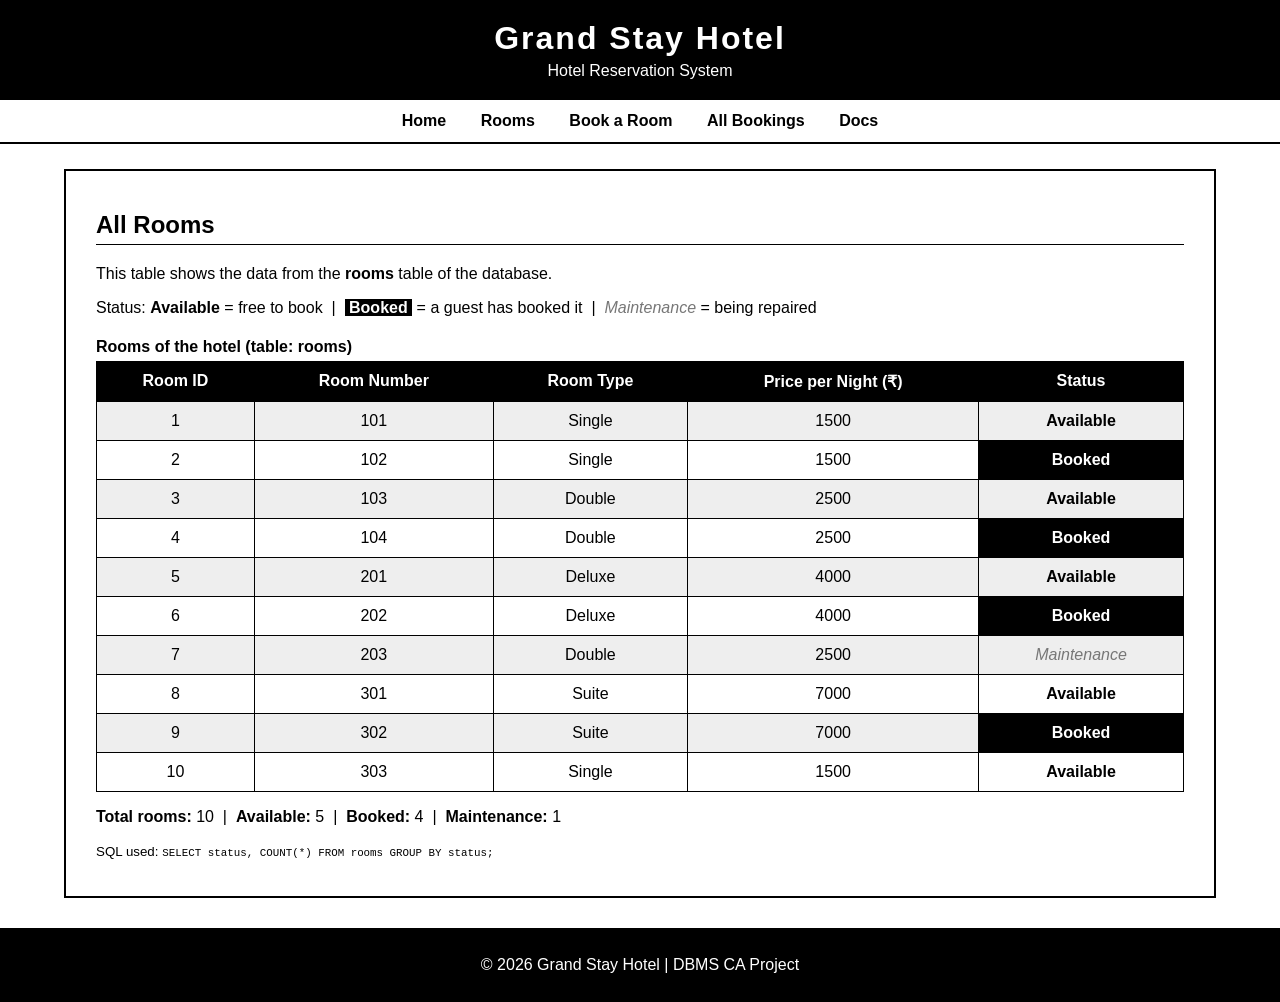
<file: html/rooms.html>
<!DOCTYPE html>
<html lang="en">
<head>
    <meta charset="UTF-8">
    <meta name="viewport" content="width=device-width, initial-scale=1.0">
    <title>Hotel Reservation System - Rooms</title>
    <link rel="icon" href="favicon.svg" type="image/svg+xml">
    <link rel="stylesheet" href="style.css">
</head>
<body>

    <header>
        <h1>Grand Stay Hotel</h1>
        <p>Hotel Reservation System</p>
    </header>

    <nav>
        <a href="index.html">Home</a>
        <a href="rooms.html">Rooms</a>
        <a href="booking.html">Book a Room</a>
        <a href="bookings.html">All Bookings</a>
        <a href="docs.html">Docs</a>
    </nav>

    <div class="container">
        <h2>All Rooms</h2>
        <p>This table shows the data from the <b>rooms</b> table of the database.</p>
        <p>
            Status:
            <span class="available">Available</span> = free to book &nbsp;|&nbsp;
            <span class="booked">&nbsp;Booked&nbsp;</span> = a guest has booked it &nbsp;|&nbsp;
            <span class="maintenance">Maintenance</span> = being repaired
        </p>

        <table>
            <caption style="text-align:left;font-weight:bold;padding:5px 0;">Rooms of the hotel (table: rooms)</caption>
            <tr>
                <th>Room ID</th>
                <th>Room Number</th>
                <th>Room Type</th>
                <th>Price per Night (&#8377;)</th>
                <th>Status</th>
            </tr>
            <tr>
                <td>1</td><td>101</td><td>Single</td><td>1500</td>
                <td class="available">Available</td>
            </tr>
            <tr>
                <td>2</td><td>102</td><td>Single</td><td>1500</td>
                <td class="booked">Booked</td>
            </tr>
            <tr>
                <td>3</td><td>103</td><td>Double</td><td>2500</td>
                <td class="available">Available</td>
            </tr>
            <tr>
                <td>4</td><td>104</td><td>Double</td><td>2500</td>
                <td class="booked">Booked</td>
            </tr>
            <tr>
                <td>5</td><td>201</td><td>Deluxe</td><td>4000</td>
                <td class="available">Available</td>
            </tr>
            <tr>
                <td>6</td><td>202</td><td>Deluxe</td><td>4000</td>
                <td class="booked">Booked</td>
            </tr>
            <tr>
                <td>7</td><td>203</td><td>Double</td><td>2500</td>
                <td class="maintenance">Maintenance</td>
            </tr>
            <tr>
                <td>8</td><td>301</td><td>Suite</td><td>7000</td>
                <td class="available">Available</td>
            </tr>
            <tr>
                <td>9</td><td>302</td><td>Suite</td><td>7000</td>
                <td class="booked">Booked</td>
            </tr>
            <tr>
                <td>10</td><td>303</td><td>Single</td><td>1500</td>
                <td class="available">Available</td>
            </tr>
        </table>

        <p>
            <b>Total rooms:</b> 10 &nbsp;|&nbsp;
            <b>Available:</b> 5 &nbsp;|&nbsp;
            <b>Booked:</b> 4 &nbsp;|&nbsp;
            <b>Maintenance:</b> 1
        </p>
        <p><small>SQL used: <code>SELECT status, COUNT(*) FROM rooms GROUP BY status;</code></small></p>
    </div>

    <footer>
        <p>&copy; 2026 Grand Stay Hotel | DBMS CA Project</p>
    </footer>

</body>
</html>
</file>
<file: html/style.css>
/* Simple black and white style sheet for the Hotel Reservation System pages */

body {
    margin: 0;
    font-family: Arial, Helvetica, sans-serif;
    background-color: #ffffff;
    color: #000000;
}

/* ---------- Header and menu ---------- */
header {
    background-color: #000000;
    color: #ffffff;
    padding: 20px;
    text-align: center;
}

header h1 {
    margin: 0;
    letter-spacing: 2px;
}

header p {
    margin: 5px 0 0 0;
}

nav {
    background-color: #ffffff;
    text-align: center;
    padding: 12px;
    border-bottom: 2px solid #000000;
}

nav a {
    color: #000000;
    text-decoration: none;
    margin: 0 15px;
    font-weight: bold;
}

nav a:hover {
    text-decoration: underline;
}

/* ---------- Landing page hero section ---------- */
.hero {
    background-color: #000000;
    color: #ffffff;
    text-align: center;
    padding: 90px 20px;
}

.hero h1 {
    font-size: 48px;
    margin: 0;
    letter-spacing: 3px;
}

.hero p {
    font-size: 20px;
    margin: 15px 0 30px 0;
}

.hero .btn {
    background-color: #ffffff;
    color: #000000;
    border: 2px solid #ffffff;
    margin: 5px;
}

.hero .btn:hover {
    background-color: #000000;
    color: #ffffff;
}

/* ---------- Main content ---------- */
.container {
    width: 85%;
    margin: 25px auto;
    background-color: #ffffff;
    padding: 20px 30px;
    border: 2px solid #000000;
}

h2 {
    color: #000000;
    border-bottom: 1px solid #000000;
    padding-bottom: 5px;
}

/* ---------- Room cards ---------- */
.cards {
    display: flex;
    flex-wrap: wrap;
    gap: 15px;
}

.card {
    flex: 1;
    min-width: 180px;
    border: 2px solid #000000;
    padding: 15px;
    text-align: center;
    background-color: #ffffff;
}

.card h3 {
    margin-top: 0;
}

.price {
    font-size: 20px;
    font-weight: bold;
    color: #000000;
}

/* ---------- "How booking works" steps on the home page ---------- */
.steps {
    display: flex;
    flex-wrap: wrap;
    gap: 15px;
}

.step {
    flex: 1;
    min-width: 160px;
    border: 2px solid #000000;
    padding: 15px;
    text-align: center;
}

.step b {
    display: block;
    width: 36px;
    height: 36px;
    line-height: 36px;
    margin: 0 auto 10px auto;
    background-color: #000000;
    color: #ffffff;
    border-radius: 50%;
}

/* ---------- Tables ---------- */
table {
    width: 100%;
    border-collapse: collapse;
    margin-top: 10px;
}

th, td {
    border: 1px solid #000000;
    padding: 10px;
    text-align: center;
}

th {
    background-color: #000000;
    color: #ffffff;
}

tr:nth-child(even) {
    background-color: #eeeeee;
}

/* Room / booking status (no colours, only black and white) */
.available   { font-weight: bold; }
.booked      { background-color: #000000; color: #ffffff; font-weight: bold; }
.maintenance { font-style: italic; color: #777777; }

/* ---------- Form ---------- */
form {
    max-width: 500px;
}

label {
    display: block;
    margin-top: 12px;
    font-weight: bold;
}

input, select, textarea {
    width: 100%;
    padding: 8px;
    margin-top: 5px;
    border: 1px solid #000000;
    box-sizing: border-box;
}

.btn {
    margin-top: 18px;
    padding: 10px 25px;
    background-color: #000000;
    color: #ffffff;
    border: 2px solid #000000;
    font-size: 16px;
    cursor: pointer;
    width: auto;
}

.btn:hover {
    background-color: #ffffff;
    color: #000000;
}

.btn-link {
    display: inline-block;
    text-decoration: none;
}

/* ---------- Keyboard focus (for people who use the Tab key) ---------- */
a:focus-visible,
button:focus-visible,
input:focus-visible,
select:focus-visible,
textarea:focus-visible {
    outline: 3px solid #000000;
    outline-offset: 2px;
}

/* on black areas the outline is white */
.hero a:focus-visible,
footer a:focus-visible,
.er-viewer button:focus-visible {
    outline-color: #ffffff;
}

/* ---------- Footer ---------- */
footer {
    background-color: #000000;
    color: #ffffff;
    text-align: center;
    padding: 12px;
    margin-top: 30px;
}

/* ---------- Printing (save as PDF / print on paper) ---------- */
@media print {
    nav,
    .btn,
    .btn-link {
        display: none;
    }

    /* printers do not print background colours, so black boxes become outlines */
    header,
    .hero,
    footer {
        background-color: #ffffff;
        color: #000000;
        border-bottom: 2px solid #000000;
        padding: 10px;
    }

    th {
        background-color: #ffffff;
        color: #000000;
        border: 2px solid #000000;
    }

    .booked {
        background-color: #ffffff;
        color: #000000;
        text-decoration: underline;
    }

    .container {
        width: auto;
        margin: 0;
        border: none;
    }
}

/* ---------- Phones and small screens ---------- */
@media (max-width: 700px) {
    nav a {
        display: inline-block;
        margin: 5px 8px;
    }

    .hero {
        padding: 60px 15px;
    }

    .hero h1 {
        font-size: 32px;
    }

    .container {
        width: auto;
        margin: 15px 10px;
        padding: 15px;
    }

    /* wide tables scroll sideways instead of breaking the page */
    table {
        display: block;
        overflow-x: auto;
    }
}
</file>
<file: html/docs.css>
/* =========================================================
   Styles only for the Docs page (black and white)
   ========================================================= */

html {
    scroll-behavior: smooth;
}

@media (prefers-reduced-motion: reduce) {
    html {
        scroll-behavior: auto;
    }
}

/* ---------- Two column layout: sidebar + content ---------- */
.docs-layout {
    display: flex;
    gap: 30px;
    max-width: 1300px;
    margin: 0 auto;
    padding: 25px 20px;
}

.docs-sidebar {
    width: 210px;
    flex-shrink: 0;
    position: sticky;
    top: 15px;
    align-self: flex-start;
    max-height: calc(100vh - 30px);
    overflow-y: auto;
    border: 2px solid #000;
    padding: 12px;
}

.side-title {
    margin: 0 0 8px 0;
    font-size: 12px;
    font-weight: bold;
    letter-spacing: 1px;
    color: #555;
}

.docs-sidebar a {
    display: block;
    color: #000;
    text-decoration: none;
    padding: 6px 8px;
    font-size: 14px;
}

.docs-sidebar a:hover,
.docs-sidebar a.active {
    background-color: #000;
    color: #fff;
}

.docs-content {
    flex: 1;
    min-width: 0;
    line-height: 1.6;
}

.docs-content section {
    margin-bottom: 55px;
    scroll-margin-top: 15px;
}

.docs-content h2 {
    margin-top: 0;
    font-size: 26px;
}

.docs-content h3 {
    margin-top: 28px;
}

.docs-content table {
    margin-bottom: 10px;
}

.docs-content td {
    text-align: left;
}

.docs-content th {
    text-align: left;
}

.lead {
    font-size: 17px;
}

/* inline code */
p code, li code, td code, summary code {
    font-family: Consolas, "Courier New", monospace;
    background-color: #eee;
    border: 1px solid #ccc;
    padding: 0 4px;
    font-size: 0.92em;
}

/* ---------- Code blocks ---------- */
pre {
    position: relative;
    background-color: #000;
    color: #d9d9d9;
    padding: 16px;
    padding-right: 70px;
    overflow-x: auto;
    font-size: 13.5px;
    line-height: 1.55;
    border: 2px solid #000;
    margin: 10px 0 15px 0;
}

pre code {
    font-family: Consolas, "Courier New", monospace;
}

.sql-k { color: #fff; font-weight: bold; }
.sql-f { color: #fff; font-weight: bold; text-decoration: underline; }
.sql-s { color: #b0b0b0; font-style: italic; }
.sql-n { color: #fff; }
.sql-c { color: #7d7d7d; font-style: italic; }

.copy-btn {
    position: absolute;
    top: 8px;
    right: 8px;
    background: #000;
    color: #fff;
    border: 1px solid #fff;
    font-size: 12px;
    padding: 3px 9px;
    cursor: pointer;
    font-family: Arial, Helvetica, sans-serif;
}

.copy-btn:hover {
    background: #fff;
    color: #000;
}

/* output of a query (looks like the MySQL console) */
pre.out {
    background-color: #fff;
    color: #000;
    border: 1px dashed #000;
    padding-right: 16px;
    font-family: Consolas, "Courier New", monospace;
    font-size: 12.5px;
}

.out-label {
    font-weight: bold;
    margin-bottom: 0;
}

/* ---------- Small boxes ---------- */
.stats {
    display: grid;
    grid-template-columns: repeat(4, 1fr);
    gap: 12px;
    margin: 20px 0;
}

.stat {
    border: 2px solid #000;
    text-align: center;
    padding: 14px;
}

.stat b {
    display: block;
    font-size: 34px;
}

.note {
    border-left: 5px solid #000;
    background-color: #f2f2f2;
    padding: 10px 15px;
    margin: 15px 0;
}

/* ---------- Flow of the system ---------- */
.flow {
    display: flex;
    flex-wrap: wrap;
    align-items: stretch;
    gap: 8px;
    margin: 20px 0;
}

.flow-step {
    border: 2px solid #000;
    padding: 10px 12px;
    text-align: center;
    min-width: 105px;
    font-size: 14px;
    font-weight: bold;
}

.flow-step span {
    display: block;
    font-size: 11px;
    color: #fff;
    background-color: #000;
    margin: -10px -12px 8px -12px;
    padding: 2px;
}

.flow-step small {
    display: block;
    font-weight: normal;
    font-family: Consolas, "Courier New", monospace;
    color: #444;
    margin-top: 4px;
}

.flow-arrow {
    font-size: 22px;
    font-weight: bold;
    align-self: center;
}

/* ---------- 3D viewer ---------- */
.er-viewer {
    border: 2px solid #000;
    background-color: #000;
    margin-top: 15px;
    scroll-margin-top: 10px;
}

.er-toolbar,
.er-story-bar {
    display: flex;
    flex-wrap: wrap;
    align-items: center;
    justify-content: space-between;
    gap: 8px;
    padding: 10px;
    background-color: #000;
}

.er-toolbar {
    border-bottom: 1px solid #333;
}

.er-group {
    display: flex;
    flex-wrap: wrap;
    gap: 6px;
}

.er-viewer button {
    background-color: #000;
    color: #fff;
    border: 1px solid #fff;
    padding: 7px 12px;
    font-size: 13px;
    cursor: pointer;
    font-family: Arial, Helvetica, sans-serif;
}

.er-viewer button:hover,
.er-viewer button.on {
    background-color: #fff;
    color: #000;
}

.er-viewer button:disabled {
    opacity: 0.35;
    cursor: default;
    background-color: #000;
    color: #fff;
}

#er-canvas {
    display: block;
    width: 100%;
    height: 600px;
    max-height: 80vh;
    cursor: grab;
    touch-action: pan-y;
}

.er-progress {
    height: 4px;
    background-color: #222;
}

.er-viewer:not(.story) .er-progress {
    display: none;
}

.er-progress div {
    height: 100%;
    width: 0;
    background-color: #fff;
}

.er-story-bar {
    display: none;
    border-top: 1px solid #333;
}

.er-viewer.story .er-story-bar {
    display: flex;
}

.er-viewer.story #er-cols,
.er-viewer.story #er-rotate {
    display: none;
}

.er-dots {
    display: flex;
    gap: 7px;
    align-items: center;
}

.er-viewer .er-dots button {
    width: 14px;
    height: 14px;
    padding: 0;
    border-radius: 50%;
    border: 2px solid #fff;
    background-color: #000;
}

.er-viewer .er-dots button.seen {
    background-color: #777;
}

.er-viewer .er-dots button.on {
    background-color: #fff;
    transform: scale(1.25);
}

.er-hint {
    color: #aaa;
    font-size: 13px;
    padding: 8px 12px;
    border-top: 1px solid #222;
}

.er-viewer.story .er-hint-explore,
.er-viewer:not(.story) .er-hint-story {
    display: none;
}

/* ---------- Full screen mode ---------- */
.er-viewer.er-full {
    position: fixed;
    top: 0;
    left: 0;
    right: 0;
    bottom: 0;
    z-index: 1000;
    width: 100%;
    height: 100%;
    margin: 0;
    border: none;
    display: flex;
    flex-direction: column;
}

.er-viewer.er-full #er-canvas {
    flex: 1 1 0;
    min-height: 0;
    height: auto;
    max-height: none;
}

.er-viewer.er-full .er-panel {
    flex: 0 0 auto;
    max-height: 26vh;
    min-height: 0;
    overflow-y: auto;
}

.er-viewer.er-full .er-hint {
    display: none;
}

body.er-noscroll {
    overflow: hidden;
}

/* info panel under the diagram (white) */
.er-panel {
    background-color: #fff;
    color: #000;
    padding: 20px 22px;
    border-top: 2px solid #000;
    min-height: 330px;
}

.er-panel h3 {
    margin: 8px 0 8px 0;
    font-size: 22px;
}

.er-panel h3 small {
    font-size: 13px;
    font-weight: normal;
    color: #555;
}

.er-panel h4 {
    margin: 16px 0 6px 0;
}

.er-panel .story-grid > div > h4:first-child {
    margin-top: 0;
}

.er-panel button {
    background-color: #fff;
    color: #000;
    border: 1px solid #000;
}

.er-panel button:hover {
    background-color: #000;
    color: #fff;
}

.er-panel .copy-btn {
    background: #000;
    color: #fff;
    border: 1px solid #fff;
}

.story-grid {
    display: grid;
    grid-template-columns: 1fr 1fr;
    gap: 25px;
}

.story-grid > div {
    min-width: 0;
}

.tag {
    display: inline-block;
    background-color: #000;
    color: #fff;
    font-size: 12px;
    font-weight: bold;
    letter-spacing: 1px;
    padding: 3px 10px;
}

.quick {
    display: flex;
    flex-wrap: wrap;
    gap: 6px;
    margin: 10px 0;
}

.link-btn {
    background: none !important;
    border: none !important;
    padding: 0 !important;
    color: #000 !important;
    font-weight: bold;
    text-decoration: underline;
    cursor: pointer;
    font-size: inherit !important;
}

.small-note {
    font-size: 14px;
}

.table-scroll {
    overflow-x: auto;
}

.mini-title {
    font-size: 13px;
    font-weight: bold;
    margin: 10px 0 2px 0;
}

table.mini-table {
    font-size: 12.5px;
    margin-top: 4px;
}

table.mini-table th,
table.mini-table td {
    padding: 5px 8px;
    text-align: left;
    white-space: nowrap;
}

table.cols-table td:last-child {
    white-space: normal;
}

table.mini-table tr.new-row td,
table.mini-table tr.hi-row td,
table.mini-table td.changed {
    background-color: #000;
    color: #fff;
    font-weight: bold;
}

table.mini-table td.changed s {
    color: #999;
    font-weight: normal;
}

table.legend td {
    white-space: normal;
}

.key {
    display: inline-block;
    font-size: 10px;
    font-weight: bold;
    padding: 0 4px;
    border: 1px solid #000;
}

.key.pk {
    background-color: #000;
    color: #fff;
}

.rel-list {
    padding-left: 20px;
    margin: 5px 0;
}

.story-summary {
    padding-left: 20px;
}

/* ---------- Story step list ---------- */
.story-list {
    counter-reset: st;
    list-style: none;
    padding: 0;
    display: grid;
    grid-template-columns: 1fr 1fr;
    gap: 8px;
}

.story-list li button {
    width: 100%;
    text-align: left;
    background-color: #fff;
    border: 2px solid #000;
    padding: 10px 12px;
    font-size: 14px;
    cursor: pointer;
    font-family: Arial, Helvetica, sans-serif;
}

.story-list li button:hover {
    background-color: #000;
    color: #fff;
}

.story-list li button b {
    display: inline-block;
    min-width: 62px;
}

/* ---------- Queries (open / close boxes) ---------- */
details.q {
    border: 2px solid #000;
    margin-bottom: 10px;
}

details.q summary {
    cursor: pointer;
    padding: 10px 14px;
    font-weight: bold;
    list-style: none;
}

details.q summary::-webkit-details-marker {
    display: none;
}

details.q summary::before {
    content: "+";
    display: inline-block;
    width: 18px;
    font-weight: bold;
}

details.q[open] summary::before {
    content: "\2212";
}

details.q[open] summary {
    background-color: #000;
    color: #fff;
}

details.q[open] summary code {
    color: #000;
}

details.q > *:not(summary) {
    margin-left: 14px;
    margin-right: 14px;
}

.qno {
    display: inline-block;
    min-width: 38px;
}

.qtag {
    float: right;
    font-size: 12px;
    font-weight: normal;
    border: 1px solid currentColor;
    padding: 0 6px;
}

.part-title {
    margin: 28px 0 10px 0;
    font-size: 18px;
    border-bottom: 2px solid #000;
}

/* ---------- Printing (the 3D viewer and the sidebar are not printed) ---------- */
@media print {
    .docs-sidebar,
    .er-viewer,
    .copy-btn,
    .story-list,
    #toggle-queries,
    [data-start-story] {
        display: none;
    }

    .docs-layout {
        display: block;
        padding: 0;
    }

    pre {
        background-color: #ffffff;
        color: #000000;
        border: 1px solid #000000;
        white-space: pre-wrap;
        padding-right: 16px;
    }

    pre span {
        color: #000000;
    }

    .flow-step span,
    details.q[open] summary,
    .tag {
        background-color: #ffffff;
        color: #000000;
        border: 1px solid #000000;
    }

    .docs-content section {
        page-break-inside: avoid;
    }
}

/* ---------- Small screens ---------- */
@media (max-width: 900px) {
    .docs-layout {
        flex-direction: column;
    }
    .docs-sidebar {
        position: static;
        width: auto;
        max-height: none;
    }
    .story-grid,
    .story-list {
        grid-template-columns: 1fr;
    }
    .stats {
        grid-template-columns: repeat(2, 1fr);
    }
    #er-canvas {
        height: 420px;
    }
}
</file>
